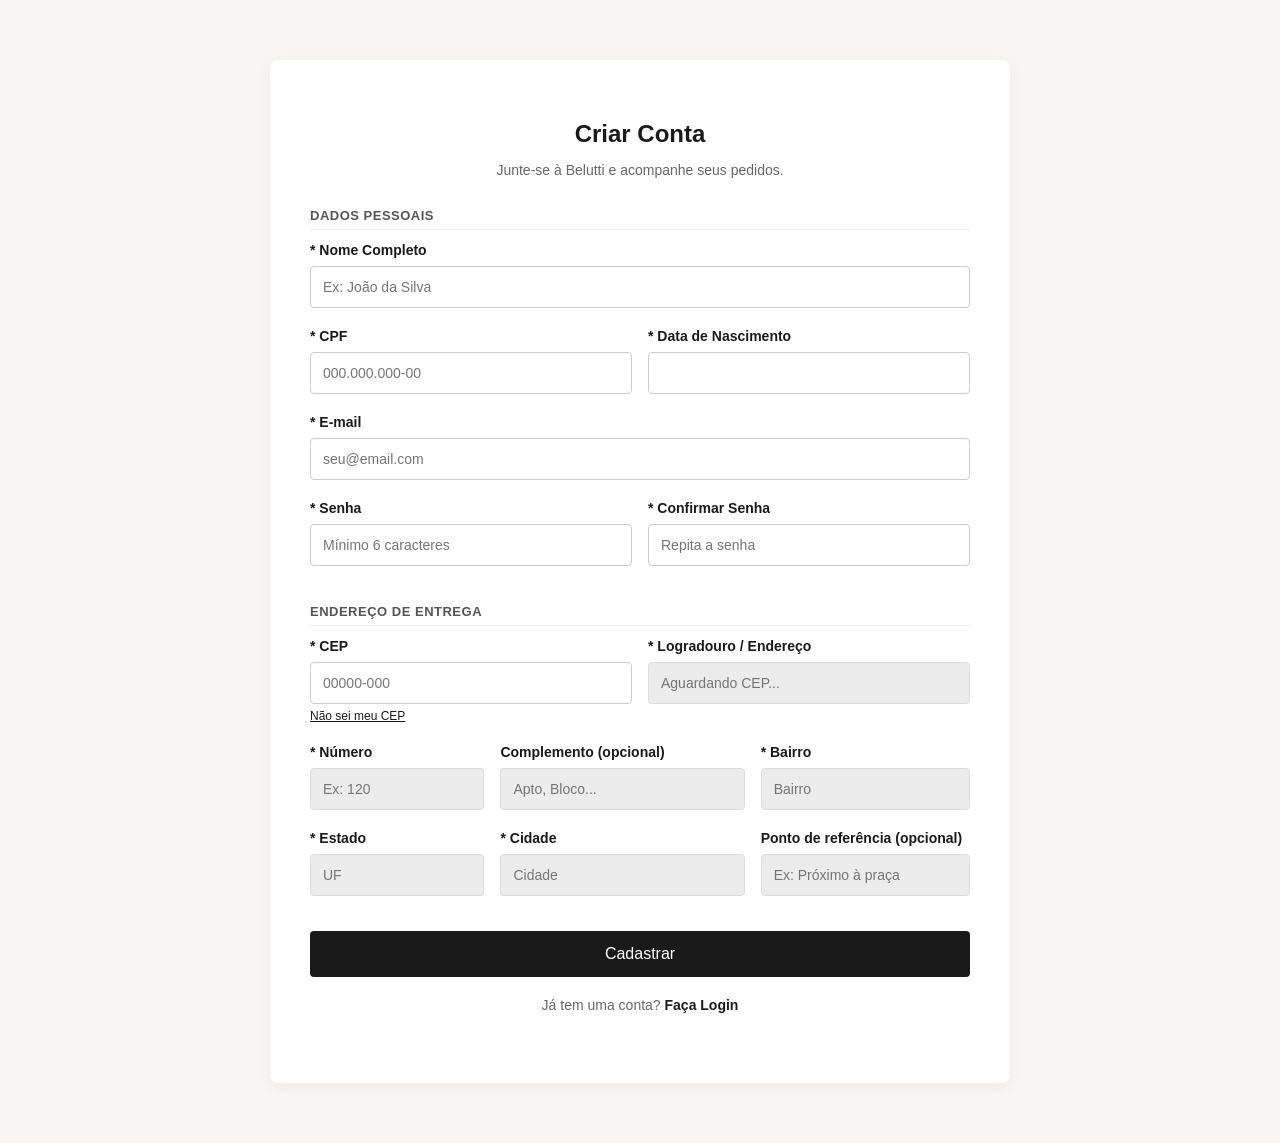
<file: pages/auth/cadastro.html>
<!DOCTYPE html>
<html lang="pt-BR">
<head>
    <meta charset="UTF-8">
    <meta name="viewport" content="width=device-width, initial-scale=1.0">
    <title>Cadastro - Belutti</title>
    <link rel="stylesheet" href="../../css/auth.css">
    <style>
        /* Libera a rolagem e dá respiro no topo e embaixo para o formulário não cortar */
        body.login-body {
            height: auto !important;
            min-height: 100vh !important;
            overflow-y: auto !important;
            align-items: flex-start !important;
            padding: 40px 15px !important;
            box-sizing: border-box;
        }

        /* Destrava a largura do container e amplia a caixa para acomodar as 3 colunas com folga */
        .login-container {
            max-width: 780px !important;
            width: 100% !important;
            margin: 0 auto !important;
        }

        .login-box {
            max-width: 780px !important;
            width: 100% !important;
            box-sizing: border-box;
        }

        .form-row {
            display: grid;
            grid-template-columns: 1fr 1fr;
            gap: 16px;
        }

        .form-row-3 {
            display: grid;
            grid-template-columns: 1fr 1.4fr 1.2fr;
            gap: 16px;
            align-items: end;
        }

        .cep-helper {
            display: inline-block;
            font-size: 12px;
            color: #1A1A1A;
            text-decoration: underline;
            margin-top: 5px;
        }

        .input-group input:disabled {
            background-color: #ececec;
            color: #777;
            cursor: not-allowed;
            border-color: #dcdcdc;
        }

        .section-divider {
            font-size: 13px;
            font-weight: bold;
            color: #555;
            text-transform: uppercase;
            letter-spacing: 0.5px;
            margin: 18px 0 12px 0;
            border-bottom: 1px solid #eee;
            padding-bottom: 6px;
            text-align: left;
        }

        @media (max-width: 650px) {
            .form-row, .form-row-3 {
                grid-template-columns: 1fr;
                gap: 0;
            }
        }
    </style>
</head>
<body class="login-body">
    <div class="login-container">
        <div class="login-box">
            <h2>Criar Conta</h2>
            <p>Junte-se à Belutti e acompanhe seus pedidos.</p>
            
            <form id="registerForm">
                <div class="section-divider">Dados Pessoais</div>

                <div class="input-group">
                    <label for="name">* Nome Completo</label>
                    <input type="text" id="name" required placeholder="Ex: João da Silva">
                </div>

                <div class="form-row">
                    <div class="input-group">
                        <label for="cpf">* CPF</label>
                        <input type="text" id="cpf" required placeholder="000.000.000-00" maxlength="14">
                    </div>

                    <div class="input-group">
                        <label for="birthDate">* Data de Nascimento</label>
                        <input type="text" id="birthDate" required>
                    </div>
                </div>

                <div class="input-group">
                    <label for="email">* E-mail</label>
                    <input type="email" id="email" required placeholder="seu@email.com">
                </div>

                <div class="form-row">
                    <div class="input-group">
                        <label for="password">* Senha</label>
                        <input type="password" id="password" required minlength="6" placeholder="Mínimo 6 caracteres">
                    </div>

                    <div class="input-group">
                        <label for="confirmPassword">* Confirmar Senha</label>
                        <input type="password" id="confirmPassword" required minlength="6" placeholder="Repita a senha">
                    </div>
                </div>

                <div class="section-divider">Endereço de Entrega</div>

                <div class="form-row">
                    <div class="input-group">
                        <label for="cep">* CEP</label>
                        <input type="text" id="cep" required placeholder="00000-000" maxlength="9">
                        <a href="https://buscacepinter.correios.com.br/app/endereco/index.php" target="_blank" rel="noopener noreferrer" class="cep-helper">
                            Não sei meu CEP
                        </a>
                    </div>

                    <div class="input-group">
                        <label for="street">* Logradouro / Endereço</label>
                        <input type="text" id="street" required disabled placeholder="Aguardando CEP...">
                    </div>
                </div>

                <div class="form-row-3">
                    <div class="input-group">
                        <label for="number">* Número</label>
                        <input type="text" id="number" required disabled placeholder="Ex: 120">
                    </div>

                    <div class="input-group">
                        <label for="complement">Complemento (opcional)</label>
                        <input type="text" id="complement" disabled placeholder="Apto, Bloco...">
                    </div>

                    <div class="input-group">
                        <label for="neighborhood">* Bairro</label>
                        <input type="text" id="neighborhood" required disabled placeholder="Bairro">
                    </div>
                </div>

                <div class="form-row-3">
                    <div class="input-group">
                        <label for="state">* Estado</label>
                        <input type="text" id="state" required disabled placeholder="UF">
                    </div>

                    <div class="input-group">
                        <label for="city">* Cidade</label>
                        <input type="text" id="city" required disabled placeholder="Cidade">
                    </div>

                    <div class="input-group">
                        <label for="reference">Ponto de referência (opcional)</label>
                        <input type="text" id="reference" disabled placeholder="Ex: Próximo à praça">
                    </div>
                </div>
                
                <button type="submit" class="btn-login" style="margin-top: 15px;">Cadastrar</button>
            </form>
            
            <p class="register-link">Já tem uma conta? <a href="./login.html">Faça Login</a></p>
        </div>
    </div>

    <script src="../../js/core/config.js"></script>
    <script src="../../js/pages/cadastro.js"></script>
</body>
</html>
</file>
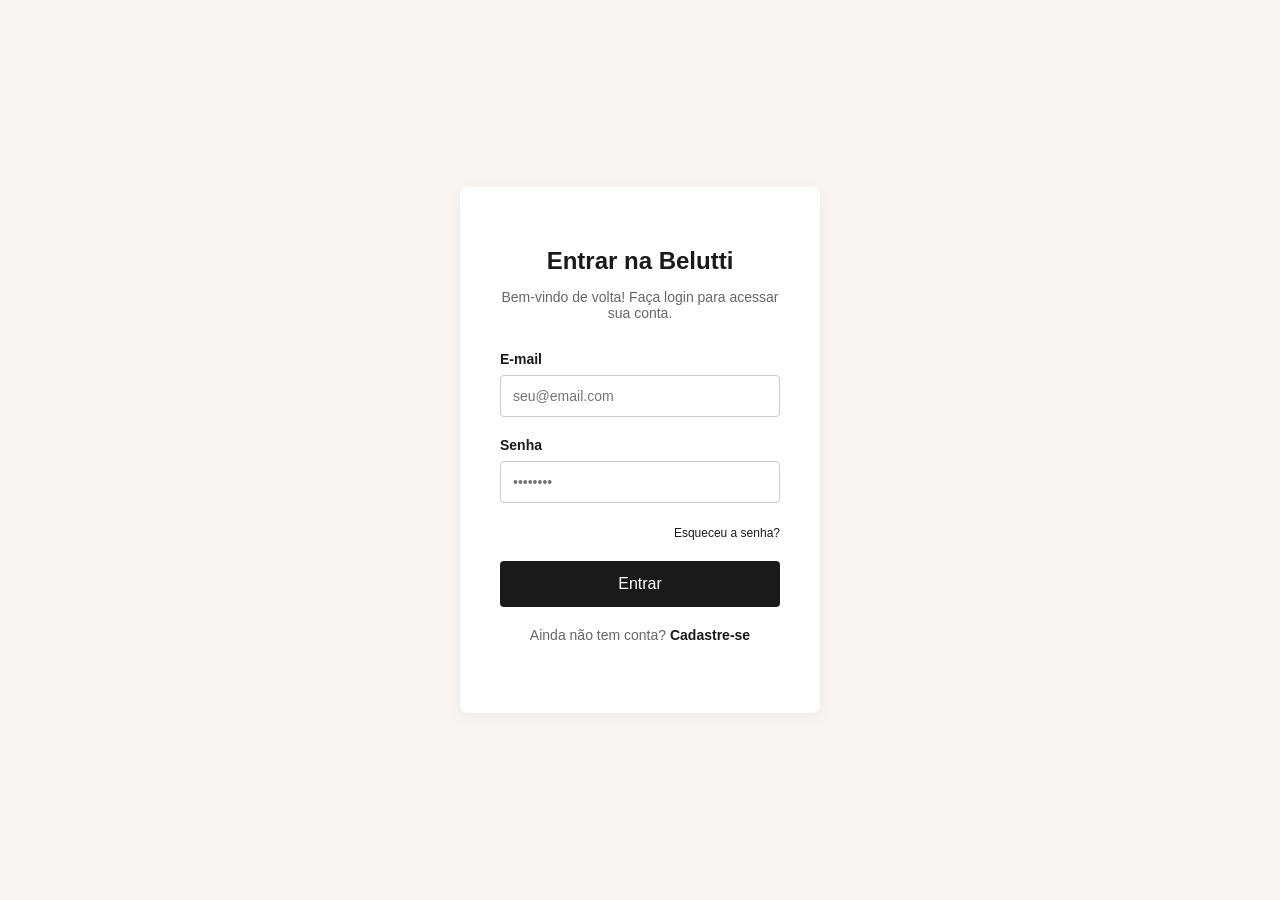
<file: pages/auth/login.html>
<!DOCTYPE html>
<html lang="pt-BR">
<head>
    <meta charset="UTF-8">
    <meta name="viewport" content="width=device-width, initial-scale=1.0">
    <title>Login - Belutti</title>
    <link rel="stylesheet" href="../../css/auth.css"> <!-- Certifique-se de que o caminho do CSS está correto -->
</head>
<body class="login-body">
    <div class="login-container">
        <div class="login-box">
            <h2>Entrar na Belutti</h2>
            <p>Bem-vindo de volta! Faça login para acessar sua conta.</p>
            
            <form id="loginForm">
                <div class="input-group">
                    <label for="email">E-mail</label>
                    <input type="email" id="email" name="email" required placeholder="seu@email.com">
                </div>
                
                <div class="input-group">
                    <label for="password">Senha</label>
                    <input type="password" id="password" name="password" required placeholder="••••••••">
                </div>
                
                <div class="form-actions">
                    <a href="./recuperar-senha.html" class="forgot-password">Esqueceu a senha?</a>
                </div>
                
                <button type="submit" class="btn-login">Entrar</button>
            </form>
            
            <p class="register-link">Ainda não tem conta? <a href="./cadastro.html">Cadastre-se</a></p>
        </div>
    </div>

    <script src="../../js/core/config.js"></script>
    <script src="../../js/pages/login.js"></script>
</body>
</html>
</file>
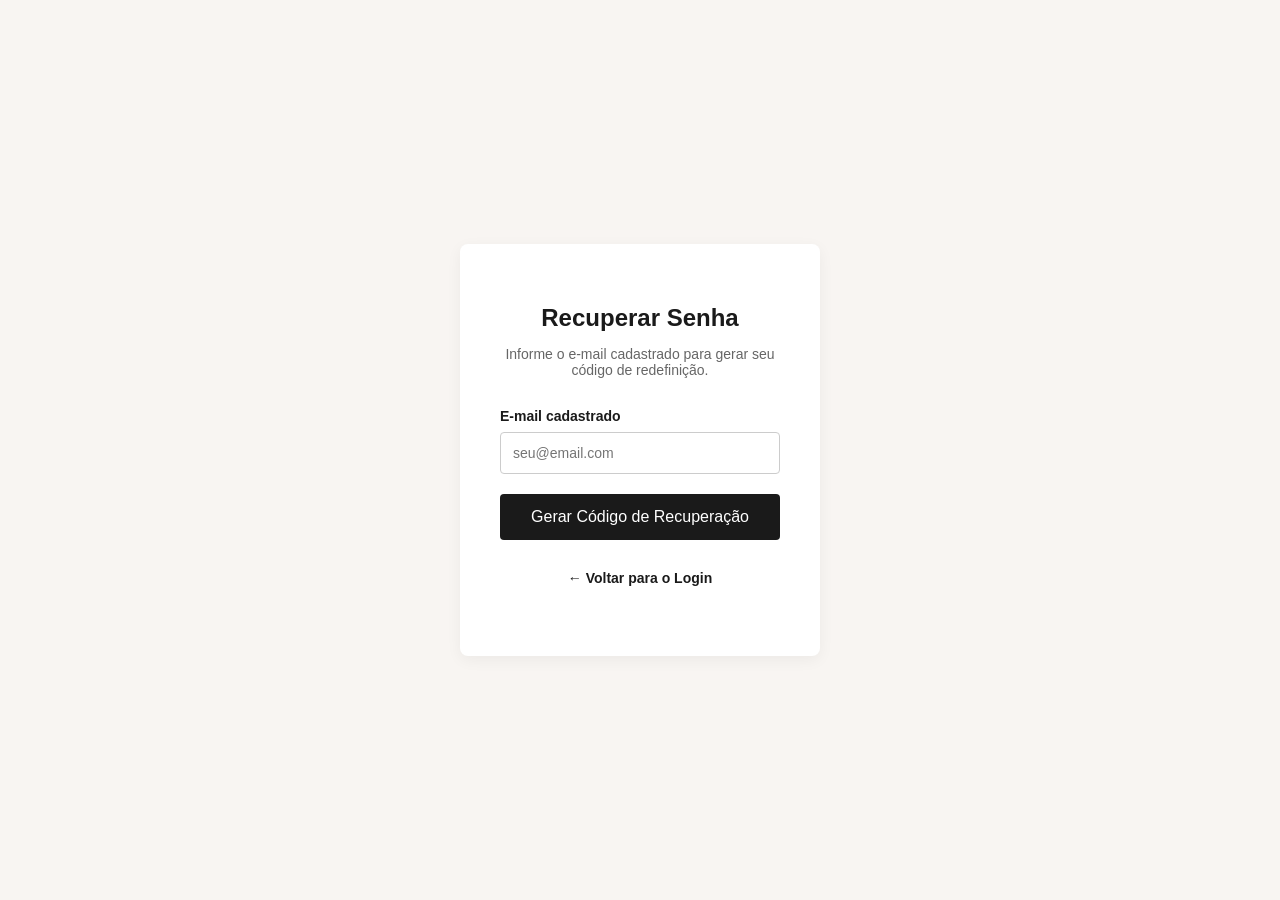
<file: pages/auth/recuperar-senha.html>
<!DOCTYPE html>
<html lang="pt-BR">
<head>
    <meta charset="UTF-8">
    <meta name="viewport" content="width=device-width, initial-scale=1.0">
    <title>Recuperar Senha - Belutti</title>
    <link rel="stylesheet" href="../../css/auth.css">
</head>
<body class="login-body">
    <div class="login-container">
        <div class="login-box">
            <h2>Recuperar Senha</h2>
            <p id="stepDescription">Informe o e-mail cadastrado para gerar seu código de redefinição.</p>

            <!-- ETAPA 1: SOLICITAR CÓDIGO -->
            <form id="forgotForm">
                <div class="input-group">
                    <label for="recoverEmail">E-mail cadastrado</label>
                    <input type="email" id="recoverEmail" required placeholder="seu@email.com">
                </div>
                <button type="submit" class="btn-login">Gerar Código de Recuperação</button>
            </form>

            <!-- ETAPA 2: REDEFINIR SENHA (OCULTA INICIALMENTE) -->
            <form id="resetForm" style="display: none;">
                <div id="tokenBanner" style="background: #F8F5F2; border: 1px dashed #1A1A1A; padding: 10px; border-radius: 6px; font-size: 12px; margin-bottom: 14px; word-break: break-all;"></div>

                <div class="input-group">
                    <label for="resetToken">Código de Recuperação</label>
                    <input type="text" id="resetToken" required placeholder="Cole o código aqui">
                </div>

                <div class="input-group">
                    <label for="newPassword">Nova Senha</label>
                    <input type="password" id="newPassword" required minlength="6" placeholder="Mínimo 6 caracteres">
                </div>

                <button type="submit" class="btn-login">Salvar Nova Senha</button>
            </form>

            <p id="recoverFeedback" style="font-size: 13px; font-weight: bold; margin-top: 12px;"></p>
            <p class="register-link"><a href="./login.html">← Voltar para o Login</a></p>
        </div>
    </div>

    <script src="../../js/core/config.js"></script>
    <script>
        const forgotForm = document.getElementById('forgotForm');
        const resetForm = document.getElementById('resetForm');
        const feedback = document.getElementById('recoverFeedback');

        forgotForm.addEventListener('submit', async (e) => {
            e.preventDefault();
            feedback.innerText = '';
            const email = document.getElementById('recoverEmail').value.trim();

            try {
                const res = await fetch('/forgot-password', {
                    method: 'POST',
                    headers: { 'Content-Type': 'application/json' },
                    body: JSON.stringify({ email })
                });
                const data = await res.json();

                if (res.ok) {
                    forgotForm.style.display = 'none';
                    resetForm.style.display = 'block';
                    document.getElementById('stepDescription').innerText = 'Crie uma nova senha para sua conta Belutti.';
                    document.getElementById('resetToken').value = data.resetToken;
                    document.getElementById('tokenBanner').innerHTML = `<strong>Código gerado:</strong> ${data.resetToken}`;
                } else {
                    feedback.style.color = '#c0392b';
                    feedback.innerText = data.error;
                }
            } catch (err) {
                feedback.style.color = '#c0392b';
                feedback.innerText = 'Erro ao conectar com o servidor.';
            }
        });

        resetForm.addEventListener('submit', async (e) => {
            e.preventDefault();
            const token = document.getElementById('resetToken').value.trim();
            const newPassword = document.getElementById('newPassword').value;

            try {
                const res = await fetch('/reset-password', {
                    method: 'POST',
                    headers: { 'Content-Type': 'application/json' },
                    body: JSON.stringify({ token, newPassword })
                });
                const data = await res.json();

                if (res.ok) {
                    feedback.style.color = '#2e7d32';
                    feedback.innerText = data.message;
                    setTimeout(() => window.location.assign(window.location.pathname.includes('/pages/') ? '../auth/login.html' : './pages/auth/login.html'), 1500);
                } else {
                    feedback.style.color = '#c0392b';
                    feedback.innerText = data.error;
                }
            } catch (err) {
                feedback.style.color = '#c0392b';
                feedback.innerText = 'Erro ao redefinir senha.';
            }
        });
    </script>
</body>
</html>
</file>
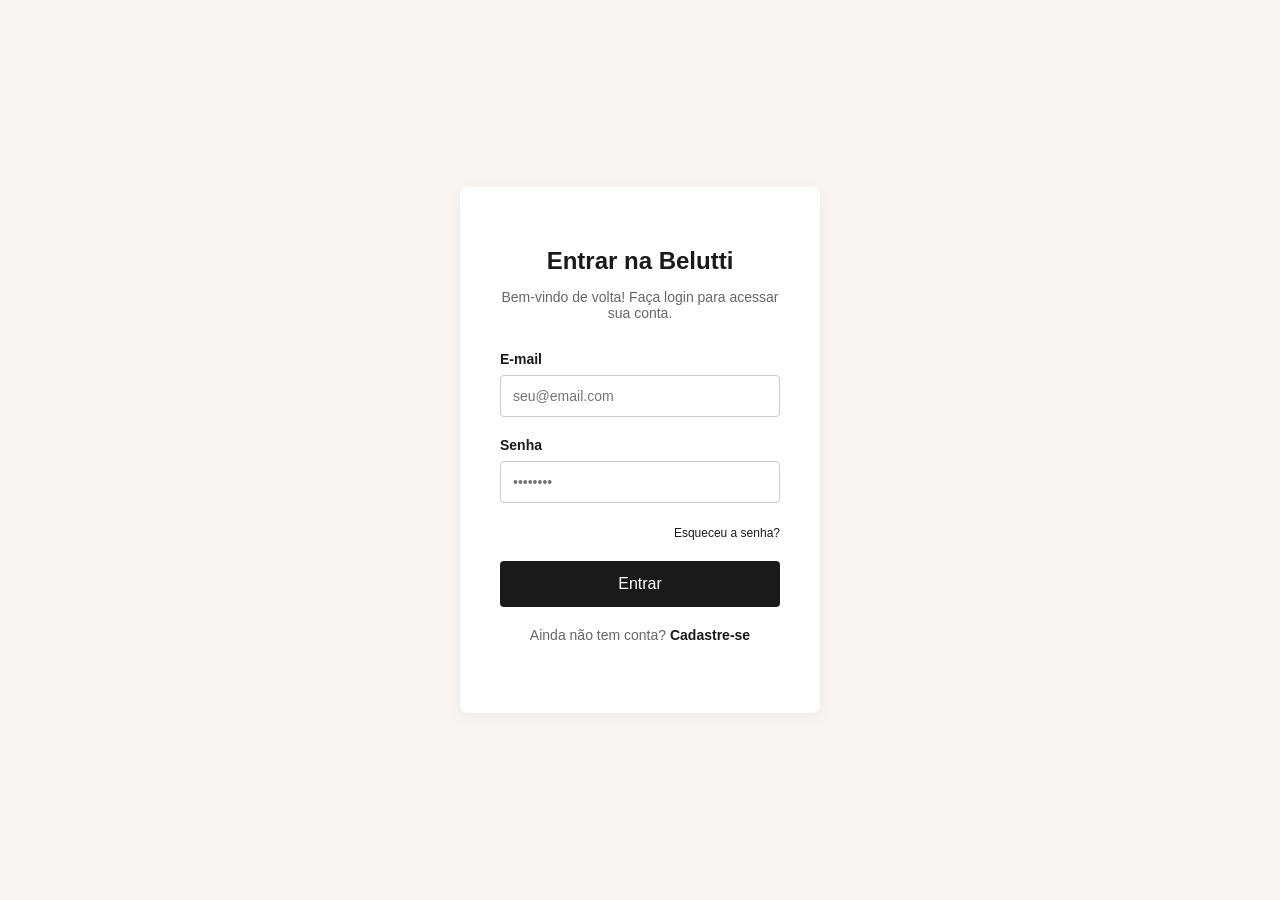
<file: pages/conta/admin.html>
<!DOCTYPE html>
<html lang="pt-BR">
<head>
    <meta charset="UTF-8">
    <meta name="viewport" content="width=device-width, initial-scale=1.0">
    <title>Painel Administrativo - Belutti</title>
    <link href="https://cdnjs.cloudflare.com/ajax/libs/font-awesome/6.0.0/css/all.min.css" rel="stylesheet">
    <link rel="stylesheet" href="../../css/global.css">
    <style>
        .admin-wrapper { max-width: 1150px; margin: 40px auto; padding: 0 20px; min-height: 65vh; }
        .admin-header { display: flex; justify-content: space-between; align-items: center; margin-bottom: 20px; flex-wrap: wrap; gap: 15px; }
        .stats-grid { display: grid; grid-template-columns: repeat(auto-fit, minmax(220px, 1fr)); gap: 16px; margin-bottom: 25px; }
        .stat-card { background: #fff; padding: 20px; border-radius: 8px; box-shadow: 0 2px 8px rgba(0,0,0,0.05); }
        .stat-card span { font-size: 12px; color: #666; text-transform: uppercase; font-weight: bold; }
        .stat-card h3 { margin: 8px 0 0 0; font-size: 24px; color: #1A1A1A; }
        .admin-tabs { display: flex; gap: 10px; margin-bottom: 20px; border-bottom: 2px solid #e0dcd7; padding-bottom: 10px; flex-wrap: wrap; }
        .admin-tab-btn { padding: 10px 18px; border: none; border-radius: 6px; background: #fff; color: #444; font-weight: bold; cursor: pointer; font-size: 14px; }
        .admin-tab-btn.active { background: #1A1A1A; color: #fff; }
        .admin-panel { display: none; }
        .admin-panel.active { display: block; }
        .admin-card { background: #fff; border-radius: 8px; padding: 20px; margin-bottom: 16px; box-shadow: 0 2px 8px rgba(0,0,0,0.05); border-left: 4px solid #1A1A1A; }
        .admin-card-top { display: flex; justify-content: space-between; align-items: center; flex-wrap: wrap; gap: 12px; border-bottom: 1px solid #eee; padding-bottom: 12px; margin-bottom: 12px; }
        .status-select { padding: 8px 12px; border-radius: 6px; border: 1px solid #ccc; font-weight: bold; font-size: 13px; cursor: pointer; background: #F8F5F2; }
        .btn-danger-sm { padding: 8px 12px; background: #c0392b; color: #fff; border: none; border-radius: 6px; font-size: 13px; font-weight: bold; cursor: pointer; }
        .btn-danger-sm:hover { background: #a93226; }
        .stock-row { display: flex; justify-content: space-between; align-items: center; background: #fff; padding: 14px 20px; border-radius: 8px; margin-bottom: 10px; box-shadow: 0 2px 6px rgba(0,0,0,0.04); flex-wrap: wrap; gap: 12px; }
    </style>
</head>
<body style="background-color: #F8F5F2;">

    <header>
        <div class="header-main">
            <a href="../../index.html" class="logo">BELUTTI <span style="font-size: 12px; background: #1A1A1A; color: #fff; padding: 3px 8px; border-radius: 4px; vertical-align: middle;">ADMIN</span></a>
            <nav class="nav-menu">
                <ul>
                    <li><a href="../../index.html">Ver Loja</a></li>
                    <li><a href="./minha-conta.html?cliente=1">Meus Dados</a></li>
                    <li><a href="#" id="adminLogoutBtn" style="color: #c0392b;">Sair</a></li>
                </ul>
            </nav>
        </div>
    </header>

    <main class="admin-wrapper">
        <div class="admin-header">
            <h2 style="margin: 0; color: #1A1A1A;">Painel do Administrador</h2>
        </div>

        <div class="stats-grid">
            <div class="stat-card">
                <span>Total de Pedidos</span>
                <h3 id="statTotalOrders">0</h3>
            </div>
            <div class="stat-card">
                <span>Faturamento Válido</span>
                <h3 id="statRevenue">R$ 0,00</h3>
            </div>
            <div class="stat-card">
                <span>Contas Cadastradas</span>
                <h3 id="statTotalUsers">0</h3>
            </div>
        </div>

        <div class="admin-tabs">
            <button class="admin-tab-btn active" data-panel="orders"><i class="fas fa-box"></i> Pedidos</button>
            <button class="admin-tab-btn" data-panel="stock"><i class="fas fa-tshirt"></i> Estoque de Roupas</button>
            <button class="admin-tab-btn" data-panel="users"><i class="fas fa-users"></i> Contas Cadastradas</button>
        </div>

        <!-- ABA 1: PEDIDOS -->
        <div id="panel-orders" class="admin-panel active">
            <div id="adminOrdersList"><p style="color: #666;">Carregando pedidos...</p></div>
        </div>

        <!-- ABA 2: ESTOQUE -->
        <div id="panel-stock" class="admin-panel">
            <div id="adminStockList"><p style="color: #666;">Carregando estoque...</p></div>
        </div>

        <!-- ABA 3: CONTAS -->
        <div id="panel-users" class="admin-panel">
            <div id="adminUsersList"><p style="color: #666;">Carregando contas...</p></div>
        </div>
    </main>

    <script src="../../js/core/config.js"></script>
    <script src="../../js/pages/admin.js"></script>
</body>
</html>
</file>
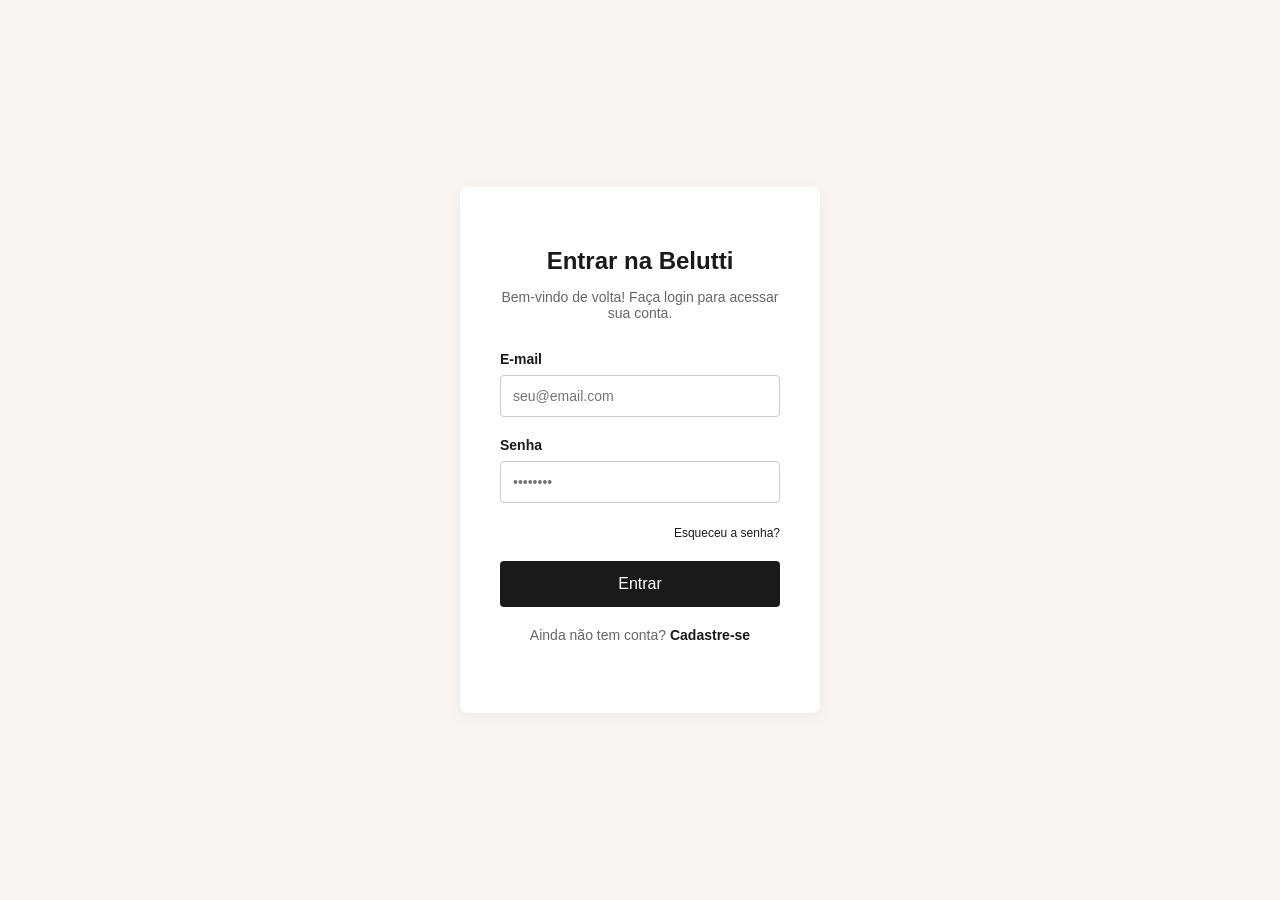
<file: pages/conta/minha-conta.html>
<!DOCTYPE html>
<html lang="pt-BR">
<head>
    <meta charset="UTF-8">
    <meta name="viewport" content="width=device-width, initial-scale=1.0">
    <title>Minha Conta - Belutti</title>
    <link href="https://cdnjs.cloudflare.com/ajax/libs/font-awesome/6.0.0/css/all.min.css" rel="stylesheet">
    <link rel="stylesheet" href="../../css/global.css">
    <style>
        .account-wrapper { max-width: 1100px; margin: 40px auto; padding: 0 20px; display: flex; gap: 30px; min-height: 60vh; }
        .account-sidebar { width: 260px; background: #fff; border-radius: 8px; padding: 20px; box-shadow: 0 2px 10px rgba(0,0,0,0.05); height: fit-content; }
        .account-sidebar h3 { margin: 0 0 20px 0; font-size: 18px; color: #1A1A1A; border-bottom: 1px solid #eee; padding-bottom: 12px; }
        .account-nav { list-style: none; padding: 0; margin: 0; display: flex; flex-direction: column; gap: 8px; }
        .account-nav button { width: 100%; text-align: left; padding: 12px 15px; background: none; border: none; border-radius: 6px; font-size: 14px; color: #444; cursor: pointer; display: flex; align-items: center; gap: 10px; transition: 0.2s; }
        .account-nav button:hover, .account-nav button.active { background: #F8F5F2; color: #1A1A1A; font-weight: bold; }
        .account-nav button.admin-btn { background: #1A1A1A; color: #fff; font-weight: bold; margin-top: 4px; }
        .account-nav button.admin-btn:hover { background: #333; color: #fff; }
        .account-nav button.danger { color: #c0392b; margin-top: 10px; border-top: 1px solid #eee; padding-top: 16px; border-radius: 0; }
        .account-content { flex: 1; background: #fff; border-radius: 8px; padding: 30px; box-shadow: 0 2px 10px rgba(0,0,0,0.05); }
        .tab-panel { display: none; }
        .tab-panel.active { display: block; }
        .order-card { border: 1px solid #e5e5e5; border-radius: 6px; padding: 20px; margin-bottom: 15px; }
        .order-header { display: flex; justify-content: space-between; border-bottom: 1px solid #eee; padding-bottom: 10px; margin-bottom: 12px; font-size: 14px; }
        .order-item-row { display: flex; justify-content: space-between; font-size: 14px; color: #555; margin-bottom: 6px; }

        .favorites-grid { display: grid; grid-template-columns: repeat(auto-fill, minmax(210px, 1fr)); gap: 18px; }
        .fav-card { border: 1px solid #e5e5e5; border-radius: 8px; overflow: hidden; display: flex; flex-direction: column; background: #fff; }
        .fav-card img { width: 100%; height: 220px; object-fit: cover; }
        .fav-card-body { padding: 14px; display: flex; flex-direction: column; flex: 1; justify-content: space-between; gap: 8px; }
        .fav-card-title { font-size: 14px; font-weight: bold; color: #1A1A1A; margin: 0; }
        .fav-card-price { font-size: 15px; font-weight: bold; color: #1A1A1A; }
        
        .form-grid { display: flex; flex-direction: column; gap: 15px; max-width: 680px; }
        .form-row { display: grid; grid-template-columns: 1fr 1fr; gap: 14px; }
        .form-row-3 { display: grid; grid-template-columns: 1fr 1.5fr 1fr; gap: 14px; }
        .form-grid label { font-size: 13px; font-weight: bold; color: #1A1A1A; display: block; margin-bottom: 5px; }
        .form-grid input { width: 100%; padding: 10px; border: 1px solid #ccc; border-radius: 4px; box-sizing: border-box; font-size: 14px; }
        .form-grid input:disabled { background: #ececec; color: #777; cursor: not-allowed; border-color: #dcdcdc; }
        .section-divider { font-size: 13px; font-weight: bold; color: #555; text-transform: uppercase; letter-spacing: 0.5px; margin: 12px 0 4px 0; border-bottom: 1px solid #eee; padding-bottom: 6px; }
        .cep-helper { display: inline-block; font-size: 12px; color: #1A1A1A; text-decoration: underline; margin-top: 5px; }

        @media (max-width: 768px) {
            .account-wrapper { flex-direction: column; }
            .account-sidebar { width: 100%; box-sizing: border-box; }
            .form-row, .form-row-3 { grid-template-columns: 1fr; }
        }
    </style>
</head>
<body style="background-color: #F8F5F2;">

    <header>
        <div class="header-main">
            <a href="../../index.html" class="logo">BELUTTI</a>

            <nav class="nav-menu">
                <ul>
                    <li><a href="../../index.html">Início</a></li>
                    <li><a href="../produtos/camisas.html">Camisas</a></li>
                    <li><a href="../produtos/moletons.html">Moletons</a></li>
                    <li><a href="#">Calças</a></li>
                    <li><a href="#">Acessórios</a></li>
                </ul>
            </nav>

            <div class="header-actions">
                <div class="action-item" id="userMenu">
                    <i class="far fa-user"></i>
                    <div>
                        <a href="../auth/login.html"> <strong>Login</strong> /<br> </a>
                        <a href="../auth/cadastro.html"> <span style="font-size: 12px;">Cadastre-se</span> </a>
                    </div>
                </div>
                
                <div class="action-item" id="cartMenu" style="cursor: pointer;">
                    <i class="fas fa-shopping-bag"></i>
                    <div>
                        <strong id="cartCount">Carrinho (0)</strong><br>
                        <span id="cartTotal" style="font-size: 12px;">R$0,00</span>
                    </div>
                </div>
            </div>
        </div>
    </header>

    <main class="account-wrapper">
        <aside class="account-sidebar">
            <h3 id="sidebarGreeting">Minha Conta</h3>
            <ul class="account-nav">
                <li><button class="tab-btn active" data-tab="orders"><i class="fas fa-box-open"></i> Meus Pedidos</button></li>
                <li><button class="tab-btn" data-tab="favorites"><i class="far fa-heart"></i> Meus Favoritos</button></li>
                <li><button class="tab-btn" data-tab="profile"><i class="far fa-id-card"></i> Dados de Cadastro</button></li>
                <li id="adminPanelItem" style="display: none;"><button id="adminPanelBtn" class="admin-btn"><i class="fas fa-shield-alt"></i> Painel Administrador</button></li>
                <li><button id="switchAccountBtn"><i class="fas fa-exchange-alt"></i> Trocar de Conta</button></li>
                <li><button id="logoutAccountBtn" class="danger"><i class="fas fa-sign-out-alt"></i> Sair da Conta</button></li>
                <li><button id="deleteAccountBtn" class="danger" style="border-top: none; padding-top: 8px;"><i class="fas fa-trash-alt"></i> Excluir Minha Conta</button></li>
            </ul>
        </aside>

        <section class="account-content">
            <!-- ABA 1: HISTÓRICO DE PEDIDOS -->
            <div id="tab-orders" class="tab-panel active">
                <h2 style="margin-top: 0; color: #1A1A1A;">Histórico de Compras</h2>
                <div id="ordersList"><p style="color: #666;">Carregando seus pedidos...</p></div>
            </div>

            <!-- ABA 2: FAVORITOS -->
            <div id="tab-favorites" class="tab-panel">
                <h2 style="margin-top: 0; color: #1A1A1A;">Meus Favoritos</h2>
                <div id="favoritesList" class="favorites-grid"><p style="color: #666;">Carregando seus favoritos...</p></div>
            </div>

            <!-- ABA 3: DADOS DE CADASTRO E ENDEREÇO -->
            <div id="tab-profile" class="tab-panel">
                <h2 style="margin-top: 0; color: #1A1A1A;">Meus Dados</h2>
                <form id="updateProfileForm" class="form-grid">
                    <div class="section-divider">Dados Pessoais</div>

                    <div>
                        <label for="editName">* Nome Completo</label>
                        <input type="text" id="editName" required>
                    </div>

                    <div class="form-row">
                        <div>
                            <label for="editCpf">CPF (Não alterável)</label>
                            <input type="text" id="editCpf" disabled>
                        </div>
                        <div>
                            <label for="editBirthDate">Data de Nascimento (Não alterável)</label>
                            <input type="text" id="editBirthDate" disabled>
                        </div>
                    </div>

                    <div class="form-row">
                        <div>
                            <label for="editEmail">* E-mail</label>
                            <input type="email" id="editEmail" required>
                        </div>
                        <div>
                            <label for="editPassword">Nova Senha (opcional)</label>
                            <input type="password" id="editPassword" minlength="6" placeholder="Deixe vazio para manter">
                        </div>
                    </div>

                    <div class="section-divider">Endereço de Entrega</div>

                    <div class="form-row">
                        <div>
                            <label for="editCep">* CEP</label>
                            <input type="text" id="editCep" required placeholder="00000-000" maxlength="9">
                            <a href="https://buscacepinter.correios.com.br/app/endereco/index.php" target="_blank" rel="noopener noreferrer" class="cep-helper">
                                Não sei meu CEP
                            </a>
                        </div>
                        <div>
                            <label for="editStreet">* Logradouro / Endereço</label>
                            <input type="text" id="editStreet" required disabled>
                        </div>
                    </div>

                    <div class="form-row-3">
                        <div>
                            <label for="editNumber">* Número</label>
                            <input type="text" id="editNumber" required>
                        </div>
                        <div>
                            <label for="editComplement">Complemento (opcional)</label>
                            <input type="text" id="editComplement" placeholder="Apto, Bloco...">
                        </div>
                        <div>
                            <label for="editNeighborhood">* Bairro</label>
                            <input type="text" id="editNeighborhood" required disabled>
                        </div>
                    </div>

                    <div class="form-row-3">
                        <div>
                            <label for="editState">* Estado</label>
                            <input type="text" id="editState" required disabled>
                        </div>
                        <div>
                            <label for="editCity">* Cidade</label>
                            <input type="text" id="editCity" required disabled>
                        </div>
                        <div>
                            <label for="editReference">Ponto de referência (opcional)</label>
                            <input type="text" id="editReference" placeholder="Ex: Próximo à praça">
                        </div>
                    </div>

                    <button type="submit" class="btn-primary" style="margin-top: 10px; max-width: 240px;">Salvar Alterações</button>
                    <p id="profileFeedback" style="font-size: 14px; font-weight: bold; margin: 0;"></p>
                </form>
            </div>
        </section>
    </main>

    <!-- Painel lateral do carrinho -->
    <div class="sidebar-overlay" id="sidebarOverlay"></div>
    <div class="sidebar-panel" id="sidebarPanel">
        <div class="sidebar-header">
            <h3 id="sidebarTitle">Sua Sacola</h3>
            <button class="sidebar-close" id="sidebarClose">&times;</button>
        </div>
        <div class="sidebar-content" id="sidebarContent"></div>
    </div>

    <script src="../../js/core/config.js"></script>
    <script src="../../js/core/main.js"></script>
    <script src="../../js/core/auth.js"></script>
    <script src="../../js/core/cart.js"></script>
    <script src="../../js/pages/minha-conta.js"></script>
</body>
</html>
</file>
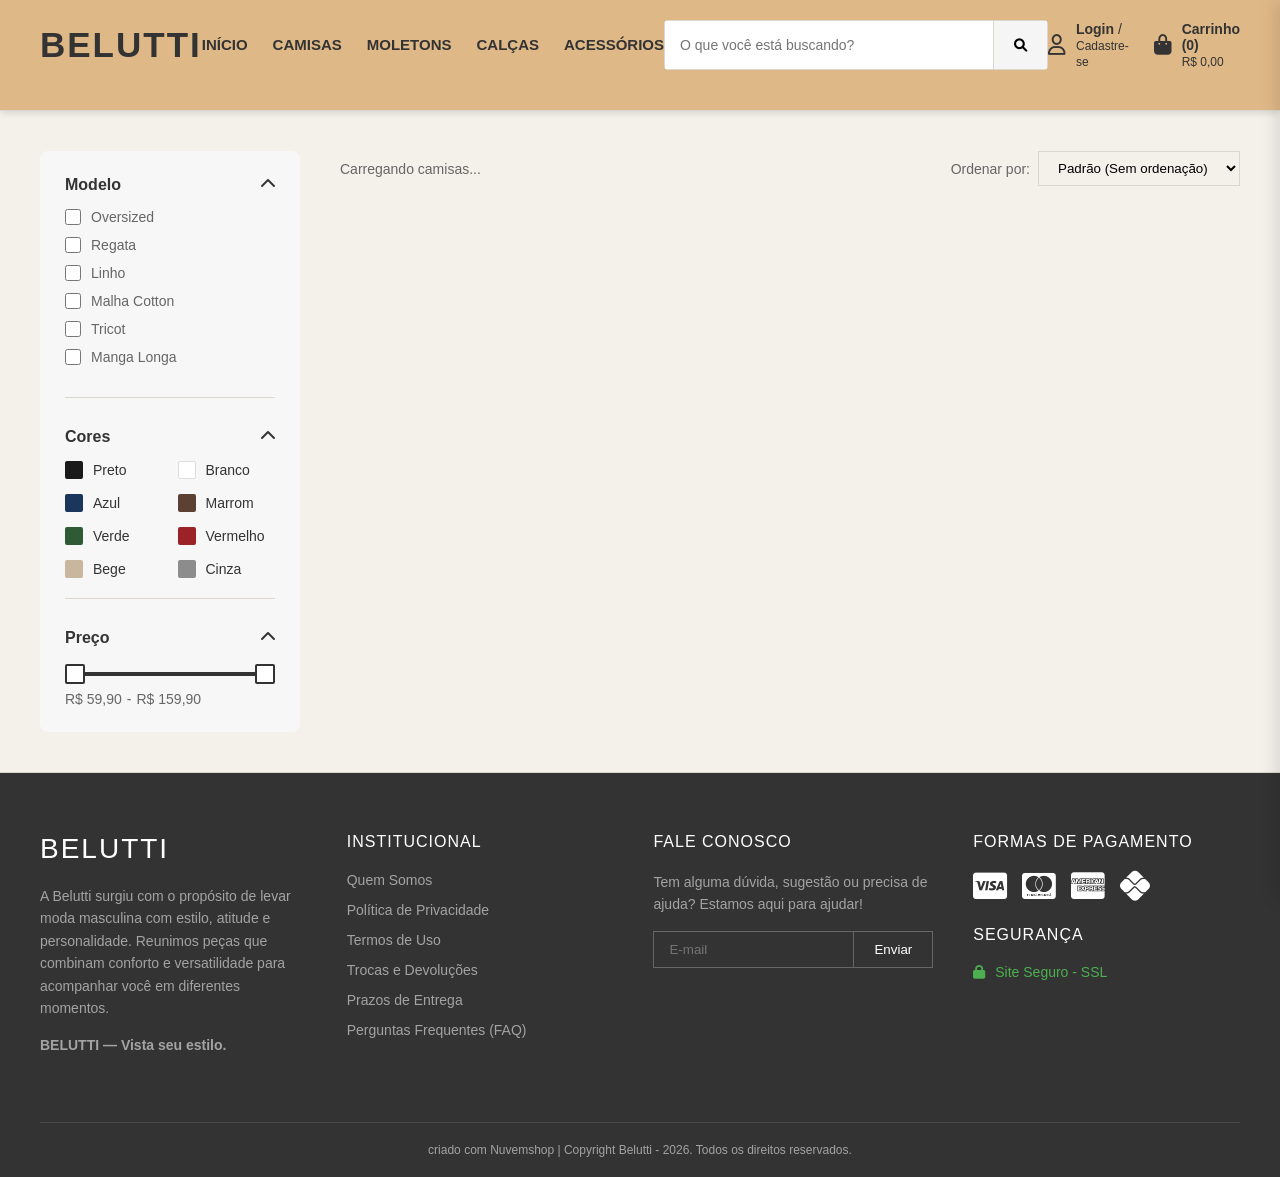
<file: pages/produtos/acessorios.html>
<!DOCTYPE html>
<html lang="pt-BR">
<head>
    <meta charset="UTF-8">
    <meta name="viewport" content="width=device-width, initial-scale=1.0">
    <title>Camisas - BELUTTI</title>
    <link href="https://cdnjs.cloudflare.com/ajax/libs/font-awesome/6.0.0/css/all.min.css" rel="stylesheet">
    <link rel="stylesheet" href="../../css/catalogo.css">
</head>
<body>

    <!-- ==========================================
         CABEÇALHO PRINCIPAL
    =========================================== -->
    <header>
        <div class="header-main">
            <a href="../../index.html" class="logo">BELUTTI</a>

            <nav class="nav-menu">
                <ul>
                    <li><a href="../../index.html">Início</a></li>
                    <li><a href="camisas.html">Camisas</a></li>
                    <li><a href="moletons.html">Moletons</a></li>
                    <li><a href="calcas.html">Calças</a></li>
                    <li><a href="acessorios.html">Acessórios</a></li>
                </ul>
            </nav>
            
            <div class="search-bar" style="position: relative;">
                <input type="text" id="searchInput" placeholder="O que você está buscando?" autocomplete="off">
                <button type="button" id="searchBtn"><i class="fas fa-search"></i></button>
                
                <div id="searchDropdown" class="search-dropdown">
                    <div class="search-dropdown-header">
                        <i class="fas fa-fire"></i> Termos mais pesquisados
                    </div>
                    <div class="trending-tags" id="trendingTags">
                        <button type="button" class="trending-tag" data-term="Camisa Manga Longa">Camisa Manga Longa</button>
                        <button type="button" class="trending-tag" data-term="Camisa em Linho">Camisa em Linho</button>
                        <button type="button" class="trending-tag" data-term="Moletom">Casaco Moletom</button>
                        <button type="button" class="trending-tag" data-term="Baggy">Calça Baggy</button>
                        <button type="button" class="trending-tag" data-term="Regata">Regata Canelada</button>
                    </div>
                </div>
            </div>

            <div class="header-actions">
                <div class="action-item" id="userMenu">
                    <i class="far fa-user"></i>
                    <div>
                        <a href="../auth/login.html"> <strong>Login</strong> /<br> </a>
                        <a href="../auth/cadastro.html"> <span style="font-size: 12px;">Cadastre-se</span> </a>
                    </div>
                </div>
                
                <div class="action-item" id="cartMenu" style="cursor: pointer;">
                    <i class="fas fa-shopping-bag"></i>
                    <div>
                        <strong id="cartCount">Carrinho (0)</strong><br>
                        <span id="cartTotal" style="font-size: 12px;">R$0,00</span>
                    </div>
                </div>
            </div>
        </div>
    </header>

    <!-- ==========================================
         CONTEÚDO DA PÁGINA (CATÁLOGO)
    =========================================== -->
    <div class="container">
        
        <!-- BARRA LATERAL (Filtros Dinâmicos) -->
        <aside class="sidebar">
            <!-- Filtro de Modelo -->
            <div class="filter-group">
                <h3 class="filter-toggle">Modelo <i class="fas fa-chevron-up"></i></h3>
                <div class="filter-content" id="dynamicModelsFilter">
                    <label class="filter-item"><input type="checkbox" value="oversized" class="modelagem-checkbox"> Oversized</label>
                    <label class="filter-item"><input type="checkbox" value="regata" class="modelagem-checkbox"> Regata</label>
                    <label class="filter-item"><input type="checkbox" value="linho" class="modelagem-checkbox"> Linho</label>
                    <label class="filter-item"><input type="checkbox" value="malha-cotton" class="modelagem-checkbox"> Malha Cotton</label>
                    <label class="filter-item"><input type="checkbox" value="tricot" class="modelagem-checkbox"> Tricot</label>
                    <label class="filter-item"><input type="checkbox" value="manga-longa" class="modelagem-checkbox"> Manga Longa</label>
                </div>
            </div>

            <!-- Filtro de Cores (Apenas cores reais das camisas) -->
            <div class="filter-group">
                <h3 class="filter-toggle">Cores <i class="fas fa-chevron-up"></i></h3>
                <div class="filter-content">
                    <div class="color-grid" id="dynamicColorsFilter">
                        <div class="color-item" data-cor="preto"><span class="color-swatch" style="background: #1a1a1a;"></span> Preto</div>
                        <div class="color-item" data-cor="branco"><span class="color-swatch" style="background: #ffffff; border: 1px solid #ddd;"></span> Branco</div>
                        <div class="color-item" data-cor="azul"><span class="color-swatch" style="background: #1a365d;"></span> Azul</div>
                        <div class="color-item" data-cor="marrom"><span class="color-swatch" style="background: #5c4033;"></span> Marrom</div>
                        <div class="color-item" data-cor="verde"><span class="color-swatch" style="background: #2e5a36;"></span> Verde</div>
                        <div class="color-item" data-cor="vermelho"><span class="color-swatch" style="background: #9b2226;"></span> Vermelho</div>
                        <div class="color-item" data-cor="bege"><span class="color-swatch" style="background: #c8b69e;"></span> Bege</div>
                        <div class="color-item" data-cor="cinza"><span class="color-swatch" style="background: #8c8c8c;"></span> Cinza</div>
                    </div>
                </div>
            </div>

            <!-- Filtro de Preço (Ajustado automaticamente para min/max real das camisas) -->
            <div class="filter-group">
                <h3 class="filter-toggle">Preço <i class="fas fa-chevron-up"></i></h3>
                <div class="filter-content">
                    <div class="price-slider-container">
                        <div class="slider-track"></div>
                        <input type="range" min="59.90" max="159.90" step="0.10" value="59.90" id="slider-min" class="range-input">
                        <input type="range" min="59.90" max="159.90" step="0.10" value="159.90" id="slider-max" class="range-input">
                    </div>
                    <div class="price-values">
                        <span id="price-min-val">R$ 59,90</span> - <span id="price-max-val">R$ 159,90</span>
                    </div>
                </div>
            </div>
        </aside>

        <!-- ÁREA CENTRAL (Lista de Produtos) -->
        <main class="main-content">
            <div class="plp-header">
                <span id="resultado-count">Carregando camisas...</span>
                <div style="display: flex; align-items: center; gap: 8px;">
                    <label for="ordenar-produtos">Ordenar por: </label>
                    <select id="ordenar-produtos">
                        <option value="padrao">Padrão (Sem ordenação)</option>
                        <option value="populares">Mais Populares</option>
                        <option value="menor">Menor preço</option>
                        <option value="maior">Maior preço</option>
                    </select>
                    <button type="button" id="clearSortBtn" style="display: none; padding: 6px 10px; font-size: 12px; background: #eee; border: 1px solid #ccc; border-radius: 4px; cursor: pointer;" title="Remover ordenação">
                        &times; Limpar
                    </button>
                </div>
            </div>

            <div class="product-grid" id="productGrid"></div>
        </main>
    </div>

    <!-- ==========================================
         RODAPÉ (FOOTER)
    =========================================== -->
    <footer class="site-footer">
        <div class="footer-content">
            <div class="footer-col brand-col">
                <h2>BELUTTI</h2>
                <p>A Belutti surgiu com o propósito de levar moda masculina com estilo, atitude e personalidade. Reunimos peças que combinam conforto e versatilidade para acompanhar você em diferentes momentos.</p>
                <p><strong>BELUTTI — Vista seu estilo.</strong></p>
            </div>

            <div class="footer-col links-col">
                <h3>Institucional</h3>
                <ul>
                    <li><a href="#" class="open-sidebar" data-target="quem-somos">Quem Somos</a></li>
                    <li><a href="#" class="open-sidebar" data-target="privacidade">Política de Privacidade</a></li>
                    <li><a href="#" class="open-sidebar" data-target="termos">Termos de Uso</a></li>
                    <li><a href="#" class="open-sidebar" data-target="trocas">Trocas e Devoluções</a></li>
                    <li><a href="#" class="open-sidebar" data-target="prazos">Prazos de Entrega</a></li>                    <li><a href="#" class="open-sidebar" data-target="faq">Perguntas Frequentes (FAQ)</a></li>
                </ul>
            </div>

            <div class="footer-col contact-col">
                <h3>Fale Conosco</h3>
                <p>Tem alguma dúvida, sugestão ou precisa de ajuda? Estamos aqui para ajudar!</p>
                <div class="newsletter-form">
                    <input type="email" placeholder="E-mail">
                    <button>Enviar</button>
                </div>
            </div>

            <div class="footer-col security-col">
                <h3>Formas de Pagamento</h3>
                <div class="payment-icons">
                    <i class="fab fa-cc-visa"></i>
                    <i class="fab fa-cc-mastercard"></i>
                    <i class="fab fa-cc-amex"></i>
                    <i class="fab fa-pix"></i>
                </div>
                
                <h3 style="margin-top: 25px;">Segurança</h3>
                <div class="security-badge">
                    <i class="fas fa-lock"></i> <span>Site Seguro - SSL</span>
                </div>
            </div>
        </div>

        <div class="footer-bottom">
            <p>criado com Nuvemshop | Copyright Belutti - 2026. Todos os direitos reservados.</p>
        </div>
    </footer>

    <!-- ==========================================
         PAINEL LATERAL (OFFCANVAS)
    =========================================== -->
    <div class="sidebar-overlay" id="sidebarOverlay"></div>

    <div class="sidebar-panel" id="sidebarPanel">
        <div class="sidebar-header">
            <h3 id="sidebarTitle">Título</h3>
            <button class="sidebar-close" id="sidebarClose">&times;</button>
        </div>
        <div class="sidebar-content" id="sidebarContent"></div>
    </div>

    <script src="../../js/core/config.js"></script>
    <script src="../../js/core/main.js"></script>
    <script src="../../js/core/auth.js"></script>
    <script src="../../js/core/cart.js"></script>
    <script src="../../js/core/search.js"></script>
    <script src="../../js/core/catalog.js"></script>
</body>
</html>
</file>
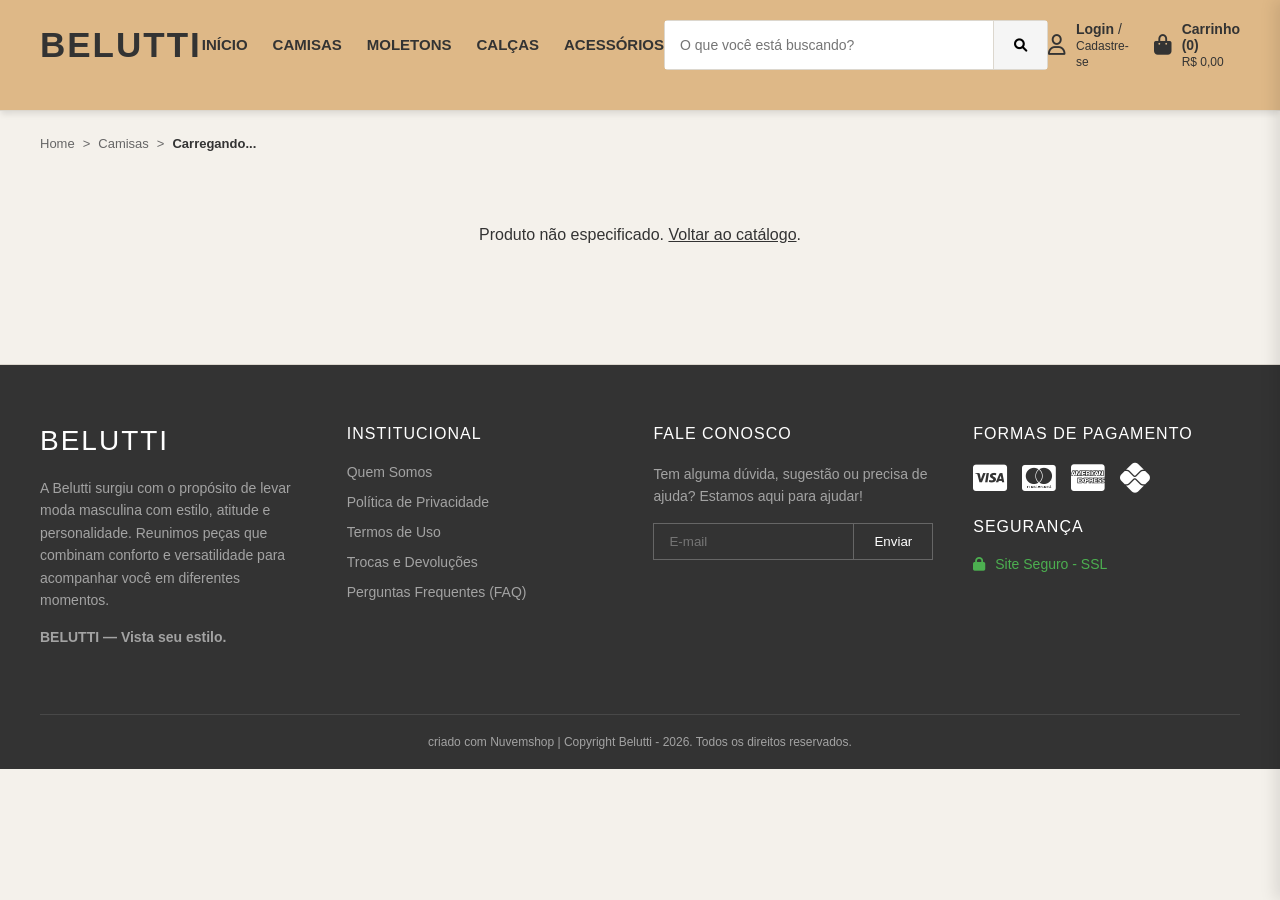
<file: pages/produtos/produto.html>
<!DOCTYPE html>
<html lang="pt-BR">
<head>
    <meta charset="UTF-8">
    <meta name="viewport" content="width=device-width, initial-scale=1.0">
    <title>Detalhes do Produto | Belutti</title>
    <link href="https://cdnjs.cloudflare.com/ajax/libs/font-awesome/6.0.0/css/all.min.css" rel="stylesheet">
    <link rel="stylesheet" href="../../css/catalogo.css">
    <link rel="stylesheet" href="../../css/produto.css">
</head>
<body>

    <!-- ==========================================
         CABEÇALHO PRINCIPAL
    =========================================== -->
    <header>
        <div class="header-main">
            <a href="../../index.html" class="logo">BELUTTI</a>

            <nav class="nav-menu">
                <ul>
                    <li><a href="../../index.html">Início</a></li>
                    <li><a href="./camisas.html">Camisas</a></li>
                    <li><a href="./moletons.html">Moletons</a></li>
                    <li><a href="#">Calças</a></li>
                    <li><a href="#">Acessórios</a></li>
                </ul>
            </nav>

            <div class="search-bar" style="position: relative;">
                <input type="text" id="searchInput" placeholder="O que você está buscando?" autocomplete="off">
                <button id="searchBtn"><i class="fas fa-search"></i></button>
                
                <div id="searchDropdown" class="search-dropdown">
                    <div class="search-dropdown-header">
                        <i class="fas fa-fire"></i> Termos mais pesquisados
                    </div>
                    <div class="trending-tags" id="trendingTags">
                        <button type="button" class="trending-tag" data-term="Camisa Manga Longa">Camisa Manga Longa</button>
                        <button type="button" class="trending-tag" data-term="Camisa em Linho">Camisa em Linho</button>
                        <button type="button" class="trending-tag" data-term="Moletom">Casaco Moletom</button>
                        <button type="button" class="trending-tag" data-term="Baggy">Calça Baggy</button>
                        <button type="button" class="trending-tag" data-term="Regata">Regata Canelada</button>
                    </div>
                </div>
            </div>

            <div class="header-actions">
                <div class="action-item" id="userMenu">
                    <a href="../auth/login.html" style="text-decoration: none; color: inherit; display: flex; align-items: center;" title="Entrar na conta">
                        <i class="far fa-user"></i>
                    </a>
                    <div>
                        <a href="../auth/login.html"> <strong>Login</strong> /<br> </a>
                        <a href="../auth/cadastro.html"> <span style="font-size: 12px;">Cadastre-se</span> </a>
                    </div>
                </div>
                
                <div class="action-item" id="cartMenu" style="cursor: pointer;">
                    <i class="fas fa-shopping-bag"></i>
                    <div>
                        <strong id="cartCount">Carrinho (0)</strong><br>
                        <span id="cartTotal" style="font-size: 12px;">R$0,00</span>
                    </div>
                </div>
            </div>
        </div>
    </header>

    <!-- ==========================================
         CONTEÚDO PRINCIPAL DO PRODUTO (PDP)
    =========================================== -->
    <main class="pdp-wrapper">
        <!-- Breadcrumb -->
        <nav class="pdp-breadcrumb" id="pdpBreadcrumb">
            <a href="../../index.html">Home</a>
            <span>&gt;</span>
            <a href="./camisas.html" id="breadcrumbCategory">Camisas</a>
            <span>&gt;</span>
            <strong id="breadcrumbProductName">Carregando...</strong>
        </nav>

        <!-- Container carregado dinamicamente pelo produto.js -->
        <div id="pdpContent" class="pdp-grid">
            <p style="grid-column: 1 / -1; text-align: center; padding: 60px 0; color: #666;">Carregando detalhes da peça...</p>
        </div>
    </main>

    <!-- ==========================================
         RODAPÉ (FOOTER)
    =========================================== -->
    <footer class="site-footer">
        <div class="footer-content">
            <div class="footer-col brand-col">
                <h2>BELUTTI</h2>
                <p>A Belutti surgiu com o propósito de levar moda masculina com estilo, atitude e personalidade. Reunimos peças que combinam conforto e versatilidade para acompanhar você em diferentes momentos.</p>
                <p><strong>BELUTTI — Vista seu estilo.</strong></p>
            </div>

            <div class="footer-col links-col">
                <h3>Institucional</h3>
                <ul>
                    <li><a href="#" class="open-sidebar" data-target="quem-somos">Quem Somos</a></li>
                    <li><a href="#" class="open-sidebar" data-target="privacidade">Política de Privacidade</a></li>
                    <li><a href="#" class="open-sidebar" data-target="termos">Termos de Uso</a></li>
                    <li><a href="#" class="open-sidebar" data-target="trocas">Trocas e Devoluções</a></li>
                    <li><a href="#" class="open-sidebar" data-target="faq">Perguntas Frequentes (FAQ)</a></li>
                </ul>
            </div>

            <div class="footer-col contact-col">
                <h3>Fale Conosco</h3>
                <p>Tem alguma dúvida, sugestão ou precisa de ajuda? Estamos aqui para ajudar!</p>
                <div class="newsletter-form">
                    <input type="email" placeholder="E-mail">
                    <button>Enviar</button>
                </div>
            </div>

            <div class="footer-col security-col">
                <h3>Formas de Pagamento</h3>
                <div class="payment-icons">
                    <i class="fab fa-cc-visa"></i>
                    <i class="fab fa-cc-mastercard"></i>
                    <i class="fab fa-cc-amex"></i>
                    <i class="fab fa-pix"></i>
                </div>
                <h3 style="margin-top: 25px;">Segurança</h3>
                <div class="security-badge">
                    <i class="fas fa-lock"></i> <span>Site Seguro - SSL</span>
                </div>
            </div>
        </div>

        <div class="footer-bottom">
            <p>criado com Nuvemshop | Copyright Belutti - 2026. Todos os direitos reservados.</p>
        </div>
    </footer>

    <!-- ==========================================
         PAINEL LATERAL (OFFCANVAS)
    =========================================== -->
    <div class="sidebar-overlay" id="sidebarOverlay"></div>
    <div class="sidebar-panel" id="sidebarPanel">
        <div class="sidebar-header">
            <h3 id="sidebarTitle">Título</h3>
            <button class="sidebar-close" id="sidebarClose">&times;</button>
        </div>
        <div class="sidebar-content" id="sidebarContent"></div>
    </div>

    <!-- Scripts -->
    <script src="../../js/core/config.js"></script>
    <script src="../../js/core/main.js"></script>
    <script src="../../js/core/auth.js"></script>
    <script src="../../js/core/cart.js"></script>
    <script src="../../js/core/search.js"></script>
    <script src="../../js/core/produto.js"></script>
</body>
</html>
</file>
<file: css/auth.css>
/* Estilos exclusivos para a página de login */
.login-body {
    background-color: #F8F5F2; /* Off-white / Bege Claro */
    font-family: 'Arial', sans-serif;
    display: flex;
    justify-content: center;
    align-items: center;
    height: 100vh;
    margin: 0;
}

.login-container {
    width: 100%;
    max-width: 400px;
    padding: 20px;
    box-sizing: border-box;
}

.login-box {
    background: #ffffff;
    padding: 40px;
    border-radius: 8px;
    box-shadow: 0 4px 15px rgba(0, 0, 0, 0.05);
    text-align: center;
}

.login-box h2 {
    color: #1A1A1A; /* Preto Profundo */
    margin-bottom: 10px;
}

.login-box p {
    color: #666;
    font-size: 14px;
    margin-bottom: 30px;
}

.input-group {
    text-align: left;
    margin-bottom: 20px;
}

.input-group label {
    display: block;
    margin-bottom: 8px;
    color: #1A1A1A;
    font-weight: bold;
    font-size: 14px;
}

.input-group input {
    width: 100%;
    padding: 12px;
    border: 1px solid #ccc;
    border-radius: 4px;
    box-sizing: border-box;
    font-size: 14px;
    transition: border-color 0.3s;
}

.input-group input:focus {
    border-color: #1A1A1A;
    outline: none;
}

.form-actions {
    text-align: right;
    margin-bottom: 20px;
}

.forgot-password {
    font-size: 12px;
    color: #1A1A1A;
    text-decoration: none;
}

.forgot-password:hover {
    text-decoration: underline;
}

.btn-login {
    width: 100%;
    padding: 14px;
    background-color: #1A1A1A;
    color: #fff;
    border: none;
    border-radius: 4px;
    font-size: 16px;
    cursor: pointer;
    transition: background 0.3s;
}

.btn-login:hover {
    background-color: #333;
}

.register-link {
    margin-top: 20px;
    font-size: 14px;
    color: #666;
}

.register-link a {
    color: #1A1A1A;
    font-weight: bold;
    text-decoration: none;
}

.register-link a:hover {
    text-decoration: underline;
}
</file>
<file: css/global.css>
/* =========================================
   VARIÁVEIS GLOBAIS
========================================= */
:root {
    --primary-color: #c4d600;
    --text-main: #333333;
    --text-light: #777777;
    --border-color: #e5e5e5;
    --white: #ffffff;
    --alt-bg: #f5f5f5; /* Adicionado para o fundo das fotos de produtos */
    --font-main: 'Segoe UI', Roboto, Helvetica, Arial, sans-serif;
}

/* =========================================
   RESETS E CONFIGURAÇÕES GLOBAIS
========================================= */
* {
    margin: 0;
    padding: 0;
    box-sizing: border-box;
}

body {
    font-family: var(--font-main);
    color: var(--text-main);
    background-color: var(--white);
}

a {
    text-decoration: none;
    color: inherit;
}

ul {
    list-style: none;
}

/* =========================================
   CABEÇALHO (HEADER) FIXO
========================================= */
header {
    position: sticky;
    top: 0; 
    z-index: 1000; 
    background-color: burlywood;
    padding: 20px 40px;
    border-bottom: 1px solid var(--border-color);
    box-shadow: 0 4px 6px -1px rgba(0, 0, 0, 0.1); 
}

.header-main {
    display: flex;
    justify-content: space-between; 
    align-items: center;
    width: 100%;
    margin-bottom: 20px;
}

.logo {
    font-size: 35px;
    font-weight: bold;
    letter-spacing: 2px;
    color: var(--text-main);
    text-decoration: none;
}

/* Menu de Navegação */
.nav-menu ul {
    display: flex;
    gap: 25px;
    margin: 0;
    padding: 0;
}

.nav-menu a {
    font-size: 15px;
    font-weight: 600;
    color: var(--text-main);
    text-transform: uppercase;
    transition: color 0.2s ease;
}

.nav-menu a:hover {
    color: #ffffff;
}

/* Barra de Busca */
.search-bar {
    display: flex;
    width: 500px;
    height: 50px;
    border: 1px solid var(--border-color);
    border-radius: 4px;
    overflow: visible;
    background-color: #ffffff; 
}

.search-bar input {
    font-size: 14px;
    flex: 1;
    padding: 10px 15px;
    border: none;
    outline: none;
    background-color: transparent;
}

.search-bar button {
    padding: 10px 20px;
    background-color: #f5f5f5;
    border: none;
    border-left: 1px solid var(--border-color);
    cursor: pointer;
    transition: background-color 0.2s;
}

.search-bar button:hover {
    background-color: #e0e0e0;
}

/* Ícones (Login / Carrinho) */
.header-actions {
    display: flex;
    gap: 25px;
    align-items: center;
}

.action-item {
    display: flex;
    align-items: center;
    gap: 10px;
    font-size: 14px;
    cursor: pointer;
    color: var(--text-main);
}

.action-item i {
    font-size: 20px;
}

/* =========================================
   BANNER PRINCIPAL (HERO)
========================================= */
.hero-banner {
    width: 100%;
    height: calc(100vh - 110px);
    overflow: hidden;
}

.hero-img {
    width: 100%;
    height: 100%;
    display: block;
    object-fit: cover;
    object-position: center;
}

/* =========================================
   BOTÕES GLOBAIS
========================================= */
.btn-primary {
    display: inline-block;
    background-color: rgb(73, 39, 5);;
    color: white;
    padding: 12px 30px;
    font-size: 14px;
    font-weight: 600;
    text-transform: uppercase;
    letter-spacing: 1px;
    border: 2px solid #1a1a1a;
    border-radius: 4px;
    cursor: pointer;
    transition: all 0.3s ease;
    text-align: center;
    outline: none;
}

.btn-primary:hover {
    background-color: #c2a88d;
    border-color: #c2a88d;
    color: #1a1a1a;
}

.btn-white {
    display: inline-block;
    background-color: rgb(73, 39, 5);;
    color: white;
    padding: 14px 28px;
    font-size: 14px;
    font-weight: 500;
    cursor: pointer;
    transition: opacity 0.3s;
    font-family: Arial, Helvetica, sans-serif;
    border-radius: 30px;
}

.btn-white:hover {
    opacity: 0.9;
}

/* =========================================
   PRODUTOS (DESTAQUES)
========================================= */
.section-title {
    font-size: 28px;
    font-weight: 400;
    padding: 50px 40px 20px;
    display: flex;
    align-items: center;
}

.section-title::after {
    content: '';
    flex: 1;
    height: 2px;
    background-color: rgba(0, 0, 0, 0.1);
    margin-left: 20px;
}

.product-grid {
    display: grid;
    grid-template-columns: repeat(4, 1fr);
    gap: 20px;
    padding: 0 40px 50px;
}

.product-card {
    display: flex;
    flex-direction: column;
}

.product-image {
    position: relative;
    width: 100%;
    height: 450px;
    background-color: var(--alt-bg);
    margin-bottom: 15px;
    overflow: hidden;
}

.product-image img {
    width: 100%;
    height: 100%;
    object-fit: cover;
    object-position: top;
}

.product-info h3 {
    font-size: 15px;
    font-weight: 400;
    margin-bottom: 8px;
}

.price-current {
    font-size: 18px;
    font-weight: 600;
    margin-right: 10px;
}

.product-card .btn-primary {
    margin-top: 15px;
    width: fit-content;
    padding: 8px 25px;
    font-size: 14px;
}

/* =========================================
   INFORMAÇÕES (BENEFÍCIOS)
========================================= */
.info-section {
    background-color: burlywood;
    display: flex;
    justify-content: space-around;
    padding: 60px 40px;
    text-align: center;
}

.info-item i {
    font-size: 30px;
    margin-bottom: 15px;
    color: var(--text-main);
}

.info-item h4 {
    font-size: 18px;
    margin-bottom: 5px;
}

.info-item p {
    font-size: 14px;
    color: var(--text-light);
}

/* =========================================
   BANNERS DE CATEGORIA
========================================= */
.category-banners {
    display: flex;
    gap: 20px;
    padding: 40px;
    margin-bottom: 40px;
}

.banner-item {
    flex: 1;
    position: relative;
    height: 550px;
    background-size: cover;
    background-position: center;
    display: flex;
    align-items: center;
    justify-content: center;
    text-decoration: none;
    overflow: hidden;
}

.banner-item::before {
    content: '';
    position: absolute;
    top: 0; left: 0; right: 0; bottom: 0;
    background: rgba(0, 0, 0, 0.15);
    z-index: 1;
}

.banner-content {
    position: relative;
    z-index: 2;
    text-align: center;
}

.banner-content h2 {
    color: white;
    font-size: 68px;
    font-weight: 900;
    font-family: 'Arial Black', Impact, sans-serif;
    margin-bottom: 25px;
    text-shadow: 2px 2px 4px rgba(0, 0, 0, 0.3);
    letter-spacing: 4px;
}

/* =========================================
   RODAPÉ (FOOTER)
========================================= */
.site-footer {
    background-color: #333333;
    color: #e0e0e0;
    padding: 60px 40px 20px;
    font-family: var(--font-main);
    border-top: 1px solid var(--border-color);
}

.footer-content {
    display: grid;
    grid-template-columns: repeat(4, 1fr);
    gap: 40px;
    max-width: 1400px;
    margin: 0 auto;
    margin-bottom: 50px;
}

.footer-col h2 {
    color: #ffffff;
    font-size: 28px;
    font-weight: 400;
    letter-spacing: 2px;
    margin-bottom: 20px;
}

.footer-col h3 {
    color: #ffffff;
    font-size: 16px;
    font-weight: 400;
    margin-bottom: 20px;
    text-transform: uppercase;
    letter-spacing: 1px;
}

.footer-col p {
    font-size: 14px;
    line-height: 1.6;
    margin-bottom: 15px;
    color: #a3a3a3;
}

.social-icons a {
    color: #ffffff;
    font-size: 22px;
    transition: color 0.3s;
}

.social-icons a:hover {
    color: var(--primary-color);
}

.links-col ul {
    padding: 0;
    margin: 0;
}

.links-col li {
    margin-bottom: 12px;
}

.links-col a {
    color: #a3a3a3;
    font-size: 14px;
    transition: color 0.2s;
}

.links-col a:hover {
    color: #ffffff;
}

.newsletter-form {
    display: flex;
    margin-top: 15px;
}

.newsletter-form input {
    flex: 1;
    padding: 10px 15px;
    background-color: transparent;
    border: 1px solid #666;
    color: #fff;
    outline: none;
}

.newsletter-form button {
    padding: 10px 20px;
    background-color: transparent;
    border: 1px solid #666;
    border-left: none;
    color: #fff;
    cursor: pointer;
    transition: background-color 0.2s;
}

.newsletter-form button:hover {
    background-color: #555;
}

.payment-icons {
    display: flex;
    gap: 15px;
    font-size: 30px;
    color: #ffffff;
}

.security-badge {
    display: flex;
    align-items: center;
    gap: 10px;
    font-size: 14px;
    color: #4caf50;
}

.footer-bottom {
    max-width: 1400px;
    margin: 0 auto;
    padding-top: 20px;
    border-top: 1px solid rgba(255, 255, 255, 0.1);
    font-size: 12px;
    color: #a3a3a3;
    text-align: center;
}

/* =========================================
   PAINEL LATERAL (OFFCANVAS)
========================================= */
.sidebar-overlay {
    position: fixed;
    top: 0;
    left: 0;
    width: 100%;
    height: 100%;
    background-color: rgba(0, 0, 0, 0.6);
    z-index: 1001;
    opacity: 0;
    visibility: hidden;
    transition: opacity 0.3s ease, visibility 0.3s ease;
}

.sidebar-overlay.active {
    opacity: 1;
    visibility: visible;
}

.sidebar-panel {
    position: fixed;
    top: 0;
    right: -450px;
    width: 100%;
    max-width: 450px;
    height: 100vh;
    background-color: #ffffff;
    z-index: 1002;
    box-shadow: -5px 0 15px rgba(0, 0, 0, 0.1);
    display: flex;
    flex-direction: column;
    transition: right 0.4s cubic-bezier(0.77, 0, 0.175, 1); 
}

.sidebar-panel.active {
    right: 0;
}

.sidebar-header {
    display: flex;
    justify-content: space-between;
    align-items: center;
    padding: 25px 30px;
    border-bottom: 1px solid #eeeeee;
}

.sidebar-header h3 {
    margin: 0;
    font-size: 16px;
    color: #1a1a1a;
    text-transform: uppercase;
    letter-spacing: 1px;
}

.sidebar-close {
    background: none;
    border: none;
    font-size: 28px;
    line-height: 1;
    color: #1a1a1a;
    cursor: pointer;
    transition: color 0.2s;
}

.sidebar-close:hover {
    color: #c2a88d;
}

.sidebar-content {
    padding: 30px;
    overflow-y: auto;
    flex: 1;
    color: #333333;
    font-size: 14px;
    line-height: 1.6;
}

.sidebar-content h4 {
    margin-top: 20px;
    margin-bottom: 10px;
    color: #1a1a1a;
}

.sidebar-content p {
    margin-bottom: 12px;
}

.sidebar-content ul {
    list-style-type: disc;
    padding-left: 20px;
    margin-bottom: 15px;
}

.sidebar-content li {
    margin-bottom: 6px;
}

/* Dropdown da Barra de Pesquisa */
.search-dropdown {
    display: none;
    position: absolute;
    top: 100%;
    left: 0;
    width: 100%;
    background: #ffffff;
    border: 1px solid #e0e0e0;
    border-top: none;
    border-radius: 0 0 8px 8px;
    box-shadow: 0 8px 20px rgba(0, 0, 0, 0.12);
    padding: 15px;
    box-sizing: border-box;
    z-index: 1000;
}

.search-dropdown.active {
    display: block;
}

.search-dropdown-header {
    font-size: 12px;
    font-weight: bold;
    color: #666;
    text-transform: uppercase;
    letter-spacing: 0.5px;
    margin-bottom: 10px;
    display: flex;
    align-items: center;
    gap: 6px;
}

.search-dropdown-header i {
    color: #d35400;
}

.trending-tags {
    display: flex;
    flex-wrap: wrap;
    gap: 8px;
}

.trending-tag {
    background: #F8F5F2;
    color: #1A1A1A;
    border: 1px solid #e2dcd5;
    border-radius: 20px;
    padding: 6px 12px;
    font-size: 12px;
    cursor: pointer;
    transition: all 0.2s ease;
    width: auto !important;
    height: auto !important;
}

.trending-tag:hover {
    background: #1A1A1A;
    color: #ffffff;
    border-color: #1A1A1A;
}

.no-results-msg {
    grid-column: 1 / -1;
    text-align: center;
    padding: 40px 20px;
    color: #666;
    font-size: 16px;
}

/* Destrava o corte do cabeçalho para o menu de busca aparecer */
header, .header-main, .search-bar {
    overflow: visible !important;
}

.search-bar {
    position: relative !important;
}

.search-dropdown {
    display: none;
    position: absolute;
    top: calc(100% + 4px);
    left: 0;
    width: 100%;
    min-width: 320px;
    background: #ffffff;
    border: 1px solid #ddd;
    border-radius: 8px;
    box-shadow: 0 10px 25px rgba(0, 0, 0, 0.15);
    padding: 15px;
    box-sizing: border-box;
    z-index: 9999;
}

.search-dropdown.active {
    display: block !important;
}

/* =========================================
   RESPONSIVIDADE (MEDIA QUERIES)
========================================= */
/* =========================================
   RESPONSIVIDADE (MEDIA QUERIES)
========================================= */

/* Tablets e Ecrãs Médios (até 1024px) */
@media (max-width: 1024px) {
    .product-grid {
        grid-template-columns: repeat(2, 1fr); /* 2 produtos por linha */
    }
    .footer-content {
        grid-template-columns: repeat(2, 1fr);
    }
    .search-bar {
        width: 300px; /* Reduz a barra de pesquisa para caber no meio */
    }
}

/* Telemóveis (até 768px) */
@media (max-width: 768px) {
    /* 1. CABEÇALHO (Reorganização completa) */
    header {
        padding: 15px 20px;
    }
    
    .header-main {
        flex-wrap: wrap; /* Permite que os itens saltem para a linha de baixo */
        gap: 15px;
        margin-bottom: 10px;
    }
    
    .logo {
        font-size: 28px;
    }
    
    .header-actions {
        gap: 15px;
    }
    
    /* Esconde os textos "Login" e "Carrinho" e os valores, deixa só os ícones */
    .action-item div {
        display: none; 
    }
    
    .search-bar {
        order: 3; /* Joga a barra de pesquisa para a linha de baixo */
        width: 100%; 
        height: 45px;
    }
    
    .nav-menu {
        order: 4; /* Joga o menu para baixo da pesquisa */
        width: 100%;
        overflow-x: auto; /* Cria o efeito moderno de deslizar com o dedo (swipe) */
        padding-bottom: 5px;
    }
    
    .nav-menu ul {
        justify-content: flex-start;
        min-width: max-content; /* Impede que os links fiquem esmagados */
        gap: 20px;
    }
    
    .nav-menu a {
        font-size: 13px;
    }

    /* 2. BANNER PRINCIPAL */
    .hero-banner {
        height: auto; /* Remove a altura forçada para deixar a imagem ditar o tamanho */
        background-color: #d5bba4; /* Mantém a cor de fundo do seu design */
    }
    
    .hero-img {
        height: auto; /* A altura ajusta-se proporcionalmente */
        object-fit: contain; /* Garante que 100% da imagem apareça sem cortes laterais */
    }

    /* 3. PRODUTOS (Padrão de 2 colunas para Moda) */
    .section-title {
        padding: 30px 20px 15px;
        font-size: 22px;
    }
    
    .section-title::after {
        margin-left: 10px;
    }

    .product-grid {
        grid-template-columns: repeat(2, 1fr); 
        gap: 10px; /* Espaço menor entre os produtos */
        padding: 0 20px 30px;
    }

    .product-image {
        height: 220px; /* Altura ajustada para o tamanho do ecrã */
    }

    .product-info h3 {
        font-size: 13px;
        white-space: nowrap;
        overflow: hidden;
        text-overflow: ellipsis; /* Coloca "..." se o nome for muito grande */
    }

    .price-current {
        font-size: 16px;
    }

    .product-card .btn-primary {
        width: 100%; /* Botão largo para ser fácil de clicar com o dedo */
        padding: 10px;
        font-size: 12px;
    }

    /* 4. INFORMAÇÕES (BENEFÍCIOS) */
    .info-section {
        display: grid; /* Muda de flex para grid para criar a tabela */
        grid-template-columns: repeat(2, 1fr); /* Cria exatamente 2 colunas */
        gap: 30px 15px; /* Espaçamento vertical e horizontal */
        padding: 30px 15px;
    }

    .info-item i {
        font-size: 24px;
        margin-bottom: 10px;
    }

    .info-item h4 {
        font-size: 14px;
        margin-bottom: 5px;
    }

    .info-item p {
        font-size: 12px;
    }

    /* 5. BANNERS DE CATEGORIA */
    .category-banners {
        flex-direction: row; /* Força a voltarem a ficar um ao lado do outro */
        padding: 20px 15px;
        gap: 10px; /* Espaço pequeno entre os dois banners */
    }
    
    .banner-item {
        height: 180px; /* Altura ideal para banners quadrados/retangulares lado a lado */
        border-radius: 8px; /* Mantém o estilo moderno */
    }
    
    .banner-content h2 {
        font-size: 18px; /* Título bem mais pequeno para caber sem quebrar a linha */
        margin-bottom: 10px;
        letter-spacing: 1px;
    }

    .banner-content .btn-white {
        padding: 8px 14px;
        font-size: 11px; /* Botão reduzido para caber na perfeição */
    }
    /* 6. RODAPÉ */
    .site-footer {
        padding: 40px 20px 20px;
    }
    
    .footer-content {
        grid-template-columns: 1fr; /* Coloca tudo numa única coluna vertical */
        gap: 35px;
        text-align: center; /* Centraliza os textos do rodapé no telemóvel */
    }

    .newsletter-form {
        flex-direction: column;
        gap: 10px;
    }
    
    .newsletter-form input {
        border-right: 1px solid #666;
    }
    
    .newsletter-form button {
        border: 1px solid #666;
        width: 100%;
    }

    .payment-icons, .security-badge, .social-icons {
        justify-content: center; /* Centraliza os ícones */
    }

    /* 7. PAINEL LATERAL (OFFCANVAS) */
    .sidebar-panel {
        max-width: 85%; /* Ocupa 85% da tela, deixando uma faixa escura visível para o cliente saber que pode clicar fora para fechar */
    }
}
</file>
<file: css/catalogo.css>
/* =========================================
   VARIÁVEIS GLOBAIS (Paleta Belutti)
========================================= */
:root {
    --primary-color: rgb(101, 54, 7); /* Marrom escuro da marca */
    --main-bg: #f4f1eb; /* Off-white de fundo */
    --alt-bg: #e8e2d5; 
    --text-main: #333333; 
    --text-light: #666666; 
    --border-color: #dcd7ce; 
    --white: #ffffff; 
    --font-main: 'Segoe UI', Roboto, Helvetica, Arial, sans-serif;
}

/* =========================================
   RESETS E CONFIGURAÇÕES GLOBAIS
========================================= */
* { margin: 0; padding: 0; box-sizing: border-box; }
body { font-family: var(--font-main); color: var(--text-main); background-color: var(--main-bg); }
a { text-decoration: none; color: inherit; }
ul { list-style: none; }

/* =========================================
   CABEÇALHO (HEADER) FIXO
========================================= */
header {
    position: sticky;
    top: 0; 
    z-index: 1000; 
    background-color: burlywood;
    padding: 20px 40px;
    border-bottom: 1px solid var(--border-color);
    box-shadow: 0 4px 6px -1px rgba(0, 0, 0, 0.1); 
}

.header-main {
    display: flex;
    justify-content: space-between; 
    align-items: center;
    width: 100%;
    margin-bottom: 20px;
}

.logo {
    font-size: 35px;
    font-weight: bold;
    letter-spacing: 2px;
    color: var(--text-main);
}

.nav-menu ul {
    display: flex;
    gap: 25px;
}

.nav-menu a {
    font-size: 15px;
    font-weight: 600;
    text-transform: uppercase;
    transition: color 0.2s ease;
}

.nav-menu a:hover {
    color: #ffffff;
}

.search-bar {
    display: flex;
    width: 500px;
    height: 50px;
    border: 1px solid var(--border-color);
    border-radius: 4px;
    overflow: hidden;
    background-color: #ffffff; 
}

.search-bar input {
    font-size: 14px;
    flex: 1;
    padding: 10px 15px;
    border: none;
    outline: none;
}

.search-bar button {
    padding: 10px 20px;
    background-color: #f5f5f5;
    border: none;
    border-left: 1px solid var(--border-color);
    cursor: pointer;
    transition: background-color 0.2s;
}

.search-bar button:hover { background-color: #e0e0e0; }

.header-actions {
    display: flex;
    gap: 25px;
    align-items: center;
}

.action-item {
    display: flex;
    align-items: center;
    gap: 10px;
    font-size: 14px;
    cursor: pointer;
}

.action-item i { font-size: 20px; }

/* =========================================
   LAYOUT DA PÁGINA DE PRODUTOS (PLP)
========================================= */
.container {
    display: flex;
    padding: 40px;
    gap: 40px;
    max-width: 1400px;
    margin: 0 auto;
}

/* =========================================
   BARRA LATERAL (FILTROS)
========================================= */
/* BARRA LATERAL (Filtros) com Fundo Cinza */
.sidebar {
    width: 260px;
    flex-shrink: 0;
    background-color: #f7f7f7; /* Fundo cinza claro estilo Zattini */
    padding: 25px; /* Espaço interno para o conteúdo não colar nas bordas */
    border-radius: 8px; /* Bordas levemente arredondadas */
    height: fit-content; /* Faz a barra não esticar infinitamente para baixo */
}

/* Removemos a linha e o espaçamento do último filtro para ficar alinhado */
.sidebar .filter-group:last-child {
    border-bottom: none;
    margin-bottom: 0;
    padding-bottom: 0;
}

.filter-group {
    margin-bottom: 30px;
    border-bottom: 1px solid var(--border-color);
    padding-bottom: 20px;
}

.filter-group h3 {
    font-size: 16px;
    margin-bottom: 15px;
    display: flex;
    justify-content: space-between;
    cursor: pointer;
}

.filter-item {
    display: flex;
    align-items: center;
    margin-bottom: 12px;
    font-size: 14px;
    color: var(--text-light);
    cursor: pointer;
    transition: color 0.2s;
}

.filter-item:hover {
    color: var(--primary-color);
}

/* Substitui a cor azul padrão do navegador pela cor da marca */
.filter-item input[type="checkbox"] {
    margin-right: 10px;
    cursor: pointer;
    width: 16px;
    height: 16px;
    accent-color: var(--primary-color); 
}

/* =========================================
   FILTROS NOVOS (CORES E PREÇO)
========================================= */
/* Grade de Cores */
.color-grid {
    display: grid;
    grid-template-columns: repeat(2, 1fr);
    gap: 15px;
}

.color-item {
    display: flex;
    align-items: center;
    gap: 10px;
    font-size: 14px;
    color: var(--text-main);
    cursor: pointer;
    transition: opacity 0.2s;
}

.color-item:hover, .color-item.active {
    font-weight: bold;
}

.color-swatch {
    width: 18px;
    height: 18px;
    display: block;
    border-radius: 2px;
}

/* Slider de Preço Duplo */
.price-slider-container {
    position: relative;
    width: 100%;
    height: 4px;
    background-color: #dcd7ce;
    margin: 25px 0 15px;
}

.slider-track {
    position: absolute;
    height: 100%;
    background-color: var(--text-main);
    z-index: 1;
    left: 0;
    right: 0;
}

.range-input {
    position: absolute;
    width: 100%;
    height: 4px;
    background: none;
    pointer-events: none;
    -webkit-appearance: none;
    appearance: none;
    outline: none;
    z-index: 2;
    top: 0;
}

/* O quadrado branco com borda escura do vídeo */
.range-input::-webkit-slider-thumb {
    height: 20px;
    width: 20px;
    background: #ffffff;
    border: 2px solid var(--text-main);
    pointer-events: auto;
    -webkit-appearance: none;
    cursor: pointer;
    border-radius: 2px;
    transition: background 0.2s;
}

/* Fica escuro quando clicado/hover, igual ao vídeo */
.range-input::-webkit-slider-thumb:hover,
.range-input::-webkit-slider-thumb:active {
    background: var(--text-main);
}

.price-values {
    font-size: 14px;
    color: var(--text-light);
    display: flex;
    justify-content: flex-start;
    gap: 5px;
    margin-top: 15px;
}

/* Efeito premium ao passar o mouse ou selecionar tamanho */
.size-box:hover { 
    border-color: var(--primary-color);
    background-color: var(--primary-color);
    color: var(--white);
}

/* =========================================
   ÁREA PRINCIPAL DE PRODUTOS
========================================= */
.main-content {
    flex-grow: 1;
}

.plp-header {
    display: flex;
    justify-content: space-between;
    align-items: center;
    margin-bottom: 30px;
    font-size: 14px;
    color: var(--text-light);
}

.plp-header select {
    padding: 8px 15px;
    border: 1px solid var(--border-color);
    background: transparent;
    font-family: inherit;
    cursor: pointer;
    outline: none;
}

.plp-header select:focus {
    border-color: var(--primary-color);
}

/* GRID DE PRODUTOS */
.product-grid {
    display: grid;
    grid-template-columns: repeat(3, 1fr);
    gap: 20px;
}

.product-card {
    display: flex;
    flex-direction: column;
    background: var(--white);
    padding-bottom: 15px;
    border: 1px solid transparent;
    transition: border 0.3s;
}

.product-card:hover {
    border: 1px solid var(--border-color);
}

.product-image {
    position: relative;
    width: 100%;
    height: 350px;
    background-color: var(--alt-bg);
    margin-bottom: 15px;
    overflow: hidden;
}

.product-image img {
    width: 100%;
    height: 100%;
    object-fit: cover;
    object-position: top;
}

/* Tag de desconto atualizada para a paleta escura */
.discount-bar {
    position: absolute;
    bottom: 0;
    left: 0;
    width: 100%;
    background-color: var(--primary-color);
    color: var(--white);
    text-align: center;
    padding: 6px 0;
    font-size: 14px;
    font-weight: 700;
    letter-spacing: 1px;
}

.product-info {
    padding: 0 15px;
}

.product-info h3 {
    font-size: 14px;
    font-weight: 400;
    margin-bottom: 5px;
    color: var(--text-main);
}

.stars {
    color: #f39c12;
    font-size: 12px;
    margin-bottom: 5px;
}

.price-current {
    font-size: 18px;
    font-weight: 700;
}

.installment {
    font-size: 12px;
    color: var(--text-light);
    margin-top: 3px;
}

/* Botão de curtir (coração) */
.btn-wishlist {
    position: absolute;
    top: 10px;
    right: 10px;
    background: var(--white);
    border: none;
    width: 30px;
    height: 30px;
    border-radius: 50%;
    cursor: pointer;
    font-size: 16px;
    display: flex;
    align-items: center;
    justify-content: center;
    transition: color 0.2s;
    z-index: 2;
}

.btn-wishlist:hover {
    color: var(--primary-color);
}

/* =========================================
   RODAPÉ (FOOTER)
========================================= */
.site-footer {
    background-color: #333333;
    color: #e0e0e0;
    padding: 60px 40px 20px;
    border-top: 1px solid var(--border-color);
}

.footer-content {
    display: grid;
    grid-template-columns: repeat(4, 1fr);
    gap: 40px;
    max-width: 1400px;
    margin: 0 auto 50px;
}

.footer-col h2 {
    color: #ffffff;
    font-size: 28px;
    font-weight: 400;
    letter-spacing: 2px;
    margin-bottom: 20px;
}

.footer-col h3 {
    color: #ffffff;
    font-size: 16px;
    font-weight: 400;
    margin-bottom: 20px;
    text-transform: uppercase;
    letter-spacing: 1px;
}

.footer-col p { font-size: 14px; line-height: 1.6; margin-bottom: 15px; color: #a3a3a3; }
.social-icons a { color: #ffffff; font-size: 22px; transition: color 0.3s; }
.social-icons a:hover { color: var(--primary-color); }
.links-col ul { padding: 0; margin: 0; }
.links-col li { margin-bottom: 12px; }
.links-col a { color: #a3a3a3; font-size: 14px; transition: color 0.2s; }
.links-col a:hover { color: #ffffff; }

.newsletter-form { display: flex; margin-top: 15px; }
.newsletter-form input {
    flex: 1; padding: 10px 15px; background-color: transparent; border: 1px solid #666; color: #fff; outline: none;
}
.newsletter-form button {
    padding: 10px 20px; background-color: transparent; border: 1px solid #666; border-left: none; color: #fff; cursor: pointer; transition: background-color 0.2s;
}
.newsletter-form button:hover { background-color: #555; }

.payment-icons { display: flex; gap: 15px; font-size: 30px; color: #ffffff; }
.security-badge { display: flex; align-items: center; gap: 10px; font-size: 14px; color: #4caf50; }

.footer-bottom {
    max-width: 1400px; margin: 0 auto; padding-top: 20px;
    border-top: 1px solid rgba(255, 255, 255, 0.1);
    font-size: 12px; color: #a3a3a3; text-align: center;
}

/* =========================================
   PAINEL LATERAL (OFFCANVAS)
========================================= */
.sidebar-overlay {
    position: fixed; top: 0; left: 0; width: 100%; height: 100%;
    background-color: rgba(0, 0, 0, 0.6); z-index: 1001; opacity: 0; visibility: hidden;
    transition: opacity 0.3s ease, visibility 0.3s ease;
}
.sidebar-overlay.active { opacity: 1; visibility: visible; }

.sidebar-panel {
    position: fixed; top: 0; right: -450px; width: 100%; max-width: 450px; height: 100vh;
    background-color: #ffffff; z-index: 1002; box-shadow: -5px 0 15px rgba(0, 0, 0, 0.1);
    display: flex; flex-direction: column; transition: right 0.4s cubic-bezier(0.77, 0, 0.175, 1); 
}
.sidebar-panel.active { right: 0; }

.sidebar-header { display: flex; justify-content: space-between; align-items: center; padding: 25px 30px; border-bottom: 1px solid #eeeeee; }
.sidebar-header h3 { margin: 0; font-size: 16px; color: #1a1a1a; text-transform: uppercase; letter-spacing: 1px; }
.sidebar-close { background: none; border: none; font-size: 28px; line-height: 1; color: #1a1a1a; cursor: pointer; transition: color 0.2s; }
.sidebar-close:hover { color: var(--primary-color); }
.sidebar-content { padding: 30px; overflow-y: auto; flex: 1; color: #333333; font-size: 14px; line-height: 1.6; }
.sidebar-content h4 { margin-top: 20px; margin-bottom: 10px; color: #1a1a1a; }

/* =========================================
   RECOLHER/EXPANDIR FILTROS
========================================= */
.filter-toggle {
    cursor: pointer;
    user-select: none; /* Evita que o texto fique azul ao clicar rápido */
}

.filter-toggle i {
    transition: transform 0.3s ease; /* Animação suave da seta girando */
}

/* Quando o JS adicionar a classe 'collapsed' no grupo */
.filter-group.collapsed .filter-toggle i {
    transform: rotate(180deg); /* Vira a seta para baixo */
}

.filter-group.collapsed .filter-content {
    display: none; /* Esconde todo o conteúdo (cores ou barra de preço) */
}

.search-dropdown {
    display: none;
    position: absolute;
    top: 100%;
    left: 0;
    width: 100%;
    background: #ffffff;
    border: 1px solid #e0e0e0;
    border-top: none;
    border-radius: 0 0 8px 8px;
    box-shadow: 0 8px 20px rgba(0, 0, 0, 0.12);
    padding: 15px;
    box-sizing: border-box;
    z-index: 1000;
}

.search-dropdown.active {
    display: block;
}

.search-dropdown-header {
    font-size: 12px;
    font-weight: bold;
    color: #666;
    text-transform: uppercase;
    letter-spacing: 0.5px;
    margin-bottom: 10px;
    display: flex;
    align-items: center;
    gap: 6px;
}

.search-dropdown-header i {
    color: #d35400;
}

.trending-tags {
    display: flex;
    flex-wrap: wrap;
    gap: 8px;
}

.trending-tag {
    background: #F8F5F2;
    color: #1A1A1A;
    border: 1px solid #e2dcd5;
    border-radius: 20px;
    padding: 6px 12px;
    font-size: 12px;
    cursor: pointer;
    transition: all 0.2s ease;
    width: auto !important;
    height: auto !important;
}

.trending-tag:hover {
    background: #1A1A1A;
    color: #ffffff;
    border-color: #1A1A1A;
}

.no-results-msg {
    grid-column: 1 / -1;
    text-align: center;
    padding: 40px 20px;
    color: #666;
    font-size: 16px;
}

/* Destrava o corte do cabeçalho para o menu de busca aparecer */
header, .header-main, .search-bar {
    overflow: visible !important;
}

.search-bar {
    position: relative !important;
}

.search-dropdown {
    display: none;
    position: absolute;
    top: calc(100% + 4px);
    left: 0;
    width: 100%;
    min-width: 320px;
    background: #ffffff;
    border: 1px solid #ddd;
    border-radius: 8px;
    box-shadow: 0 10px 25px rgba(0, 0, 0, 0.15);
    padding: 15px;
    box-sizing: border-box;
    z-index: 9999;
}

.search-dropdown.active {
    display: block !important;
}

/* =========================================
   RESPONSIVIDADE (MEDIA QUERIES)
========================================= */
@media (max-width: 1024px) {
    .product-grid { grid-template-columns: repeat(2, 1fr); }
    .search-bar { width: 300px; }
}

@media (max-width: 768px) {
    /* Ajustes do Cabeçalho para Mobile */
    header { padding: 15px 20px; }
    .header-main { flex-wrap: wrap; gap: 15px; }
    .logo { font-size: 28px; }
    .action-item div { display: none; }
    .search-bar { order: 3; width: 100%; height: 45px; }
    .nav-menu { order: 4; width: 100%; overflow-x: auto; padding-bottom: 5px; }
    .nav-menu ul { justify-content: flex-start; min-width: max-content; gap: 20px; }
    .nav-menu a { font-size: 13px; }

    /* Ajustes da Página de Produtos para Mobile */
    .container { flex-direction: column; padding: 20px; }
    .sidebar { width: 100%; }
    .plp-header { flex-direction: column; align-items: flex-start; gap: 15px; }
    .product-grid { grid-template-columns: repeat(2, 1fr); gap: 10px; }
    .product-image { height: 250px; }
    .discount-bar { font-size: 12px; padding: 4px 0; }

    /* Ajustes do Rodapé para Mobile */
    .footer-content { grid-template-columns: 1fr; gap: 35px; text-align: center; }
    .newsletter-form { flex-direction: column; gap: 10px; }
    .newsletter-form input { border-right: 1px solid #666; }
    .newsletter-form button { border: 1px solid #666; width: 100%; }
    .payment-icons, .security-badge, .social-icons { justify-content: center; }
    .sidebar-panel { max-width: 85%; }
}
</file>
<file: css/produto.css>
/* =========================================
   PÁGINA DE DETALHES DO PRODUTO (PDP)
========================================= */
.pdp-wrapper {
    max-width: 1320px;
    margin: 0 auto;
    padding: 25px 40px 70px;
}

.pdp-breadcrumb {
    display: flex;
    align-items: center;
    flex-wrap: wrap;
    gap: 8px;
    font-size: 13px;
    color: var(--text-light);
    margin-bottom: 25px;
}

.pdp-breadcrumb a:hover {
    color: var(--primary-color);
    text-decoration: underline;
}

.pdp-breadcrumb strong {
    color: var(--text-main);
    font-weight: 600;
}

.pdp-grid {
    display: grid;
    grid-template-columns: 1.15fr 1fr;
    gap: 45px;
    align-items: start;
}

/* =========================================
   GALERIA DE FOTOS (MINIATURAS + PRINCIPAL)
========================================= */
.pdp-gallery {
    display: flex;
    gap: 16px;
    align-items: flex-start;
}

.pdp-thumbs-col {
    display: flex;
    flex-direction: column;
    align-items: center;
    gap: 12px;
    width: 86px;
    flex-shrink: 0;
}

.pdp-thumb-btn {
    width: 82px;
    height: 102px;
    padding: 0;
    border: 2px solid transparent;
    border-radius: 6px;
    overflow: hidden;
    background-color: var(--alt-bg);
    cursor: pointer;
    transition: border-color 0.2s, transform 0.2s;
    position: relative;
}

.pdp-thumb-btn:hover {
    border-color: #bfa992;
}

.pdp-thumb-btn.active {
    border-color: var(--primary-color);
}

.pdp-thumb-btn img {
    width: 100%;
    height: 100%;
    object-fit: cover;
    display: block;
    transition: transform 0.3s ease;
}

.pdp-thumb-tag {
    position: absolute;
    bottom: 0;
    left: 0;
    right: 0;
    background: rgba(26, 26, 26, 0.72);
    color: #fff;
    font-size: 9px;
    text-transform: uppercase;
    letter-spacing: 0.4px;
    padding: 2px 4px;
    text-align: center;
}

.pdp-main-stage {
    position: relative;
    flex: 1;
    height: 580px;
    background-color: var(--alt-bg);
    border-radius: 8px;
    overflow: hidden;
    border: 1px solid var(--border-color);
}

.pdp-main-stage img {
    width: 100%;
    height: 100%;
    object-fit: cover;
    display: block;
    transition: transform 0.35s ease, object-position 0.35s ease;
}

/* Variações automáticas de vista/enquadramento para fotos adicionais */
.view-front {
    object-position: top center;
    transform: scale(1);
}

.view-zoom-fabric {
    object-position: center 45%;
    transform: scale(1.75);
}

.view-collar-detail {
    object-position: top center;
    transform: scale(1.48);
}

.view-lower-fit {
    object-position: bottom center;
    transform: scale(1.38);
}

.pdp-nav-arrow {
    position: absolute;
    top: 50%;
    transform: translateY(-50%);
    width: 38px;
    height: 38px;
    border-radius: 50%;
    background: rgba(255, 255, 255, 0.9);
    border: 1px solid var(--border-color);
    color: var(--text-main);
    display: flex;
    align-items: center;
    justify-content: center;
    cursor: pointer;
    font-size: 14px;
    box-shadow: 0 3px 10px rgba(0, 0, 0, 0.12);
    transition: all 0.2s ease;
    z-index: 3;
}

.pdp-nav-arrow:hover {
    background: var(--primary-color);
    color: #fff;
    border-color: var(--primary-color);
}

.pdp-nav-arrow.prev {
    left: 14px;
}

.pdp-nav-arrow.next {
    right: 14px;
}

.pdp-view-badge {
    position: absolute;
    bottom: 14px;
    left: 14px;
    background: rgba(26, 26, 26, 0.78);
    color: #fff;
    padding: 5px 12px;
    border-radius: 20px;
    font-size: 11px;
    letter-spacing: 0.4px;
    z-index: 2;
}

/* =========================================
   COLUNA DE INFORMAÇÕES E COMPRA
========================================= */
.pdp-info {
    display: flex;
    flex-direction: column;
}

.pdp-title {
    font-size: 28px;
    font-weight: 700;
    color: #1A1A1A;
    margin-bottom: 8px;
    line-height: 1.25;
}

.pdp-rating {
    display: flex;
    align-items: center;
    gap: 8px;
    font-size: 13px;
    color: var(--text-light);
    margin-bottom: 18px;
}

.pdp-rating .stars {
    margin-bottom: 0;
    font-size: 13px;
}

.pdp-price-row {
    display: flex;
    justify-content: space-between;
    align-items: flex-start;
    gap: 20px;
    margin-bottom: 22px;
    flex-wrap: wrap;
}

.pdp-price-block .pdp-price {
    font-size: 30px;
    font-weight: 800;
    color: #1A1A1A;
    line-height: 1.1;
}

.pdp-price-block .pdp-installment {
    font-size: 14px;
    color: var(--text-light);
    margin-top: 4px;
}

.pdp-stock-tag {
    display: inline-block;
    margin-top: 8px;
    font-size: 12px;
    font-weight: 600;
    padding: 3px 10px;
    border-radius: 4px;
    background: #e8f5e9;
    color: #2e7d32;
}

.pdp-stock-tag.out {
    background: #ffebee;
    color: #c62828;
}

/* Card de Tabela de Medidas */
.pdp-size-chart-card {
    background: #ffffff;
    border: 1px solid var(--border-color);
    border-radius: 8px;
    padding: 12px 14px;
    box-shadow: 0 4px 14px rgba(0, 0, 0, 0.05);
    min-width: 235px;
}

.pdp-size-chart-header {
    display: flex;
    align-items: center;
    gap: 8px;
    font-size: 13px;
    font-weight: 700;
    color: #1A1A1A;
    margin-bottom: 8px;
}

.pdp-size-chart-header i {
    color: #d4a017;
}

.pdp-size-chart-table {
    width: 100%;
    border-collapse: collapse;
    font-size: 11px;
    text-align: center;
}

.pdp-size-chart-table th {
    color: var(--text-light);
    font-weight: 600;
    padding: 4px 6px;
    border-bottom: 1px solid #eee;
}

.pdp-size-chart-table td {
    padding: 4px 6px;
    color: #333;
}

.pdp-size-chart-table tr:nth-child(even) {
    background: #faf8f5;
}

/* Cor e Tamanho */
.pdp-option-group {
    margin-bottom: 20px;
}

.pdp-option-label {
    font-size: 14px;
    color: var(--text-main);
    margin-bottom: 10px;
    display: block;
}

.pdp-option-label strong {
    text-transform: capitalize;
}

.pdp-color-circle {
    width: 28px;
    height: 28px;
    border-radius: 50%;
    border: 2px solid #1A1A1A;
    padding: 2px;
    display: inline-flex;
    align-items: center;
    justify-content: center;
}

.pdp-color-circle span {
    width: 100%;
    height: 100%;
    border-radius: 50%;
    display: block;
}

.pdp-sizes-row {
    display: flex;
    gap: 10px;
    flex-wrap: wrap;
}

.pdp-size-btn {
    min-width: 46px;
    height: 42px;
    padding: 0 14px;
    border: 1px solid #ccc;
    background: #ffffff;
    border-radius: 4px;
    font-size: 14px;
    font-weight: 600;
    color: #1A1A1A;
    cursor: pointer;
    transition: all 0.2s ease;
}

.pdp-size-btn:hover {
    border-color: var(--primary-color);
}

.pdp-size-btn.selected {
    background: var(--primary-color);
    color: #ffffff;
    border-color: var(--primary-color);
}

/* Botões de Ação */
.pdp-actions {
    display: flex;
    flex-direction: column;
    gap: 12px;
    margin-top: 6px;
    margin-bottom: 28px;
}

.pdp-btn-add {
    width: 100%;
    padding: 15px 20px;
    background-color: rgb(73, 39, 5);
    color: #ffffff;
    border: 2px solid rgb(73, 39, 5);
    border-radius: 4px;
    font-size: 14px;
    font-weight: 700;
    text-transform: uppercase;
    letter-spacing: 1px;
    cursor: pointer;
    transition: all 0.25s ease;
}

.pdp-btn-add:hover:not(:disabled) {
    background-color: #c2a88d;
    border-color: #c2a88d;
    color: #1A1A1A;
}

.pdp-btn-add:disabled {
    background: #999;
    border-color: #999;
    cursor: not-allowed;
}

.pdp-secondary-actions {
    display: flex;
    gap: 10px;
}

.pdp-btn-buy-now {
    flex: 1;
    padding: 14px 20px;
    background-color: #ffffff;
    color: #1A1A1A;
    border: 1px solid #1A1A1A;
    border-radius: 4px;
    font-size: 14px;
    font-weight: 700;
    text-transform: uppercase;
    letter-spacing: 1px;
    cursor: pointer;
    transition: all 0.2s ease;
}

.pdp-btn-buy-now:hover:not(:disabled) {
    background-color: #1A1A1A;
    color: #ffffff;
}

.pdp-btn-buy-now:disabled {
    opacity: 0.5;
    cursor: not-allowed;
}

.pdp-btn-fav {
    width: 52px;
    background-color: #ffffff;
    border: 1px solid #1A1A1A;
    border-radius: 4px;
    font-size: 18px;
    color: #1A1A1A;
    cursor: pointer;
    display: flex;
    align-items: center;
    justify-content: center;
    transition: all 0.2s ease;
}

.pdp-btn-fav:hover {
    background-color: #faf5f0;
}

/* Detalhes do Produto */
.pdp-details-box {
    border-top: 1px solid var(--border-color);
    padding-top: 20px;
}

.pdp-details-box h3 {
    font-size: 16px;
    font-weight: 700;
    color: #1A1A1A;
    margin-bottom: 10px;
}

.pdp-details-box p {
    font-size: 14px;
    line-height: 1.65;
    color: #444;
    margin-bottom: 14px;
}

.pdp-specs-list {
    list-style: disc;
    padding-left: 20px;
    font-size: 13px;
    color: #555;
    line-height: 1.8;
}

/* =========================================
   RESPONSIVIDADE MOBILE
========================================= */
@media (max-width: 960px) {
    .pdp-grid {
        grid-template-columns: 1fr;
        gap: 30px;
    }

    .pdp-main-stage {
        height: 460px;
    }
}

@media (max-width: 600px) {
    .pdp-wrapper {
        padding: 20px 16px 50px;
    }

    .pdp-gallery {
        flex-direction: column-reverse;
    }

    .pdp-thumbs-col {
        flex-direction: row;
        width: 100%;
        justify-content: center;
    }

    .pdp-thumb-btn {
        width: 68px;
        height: 82px;
    }

    .pdp-main-stage {
        width: 100%;
        height: 390px;
    }

    .pdp-title {
        font-size: 22px;
    }
}
</file>
